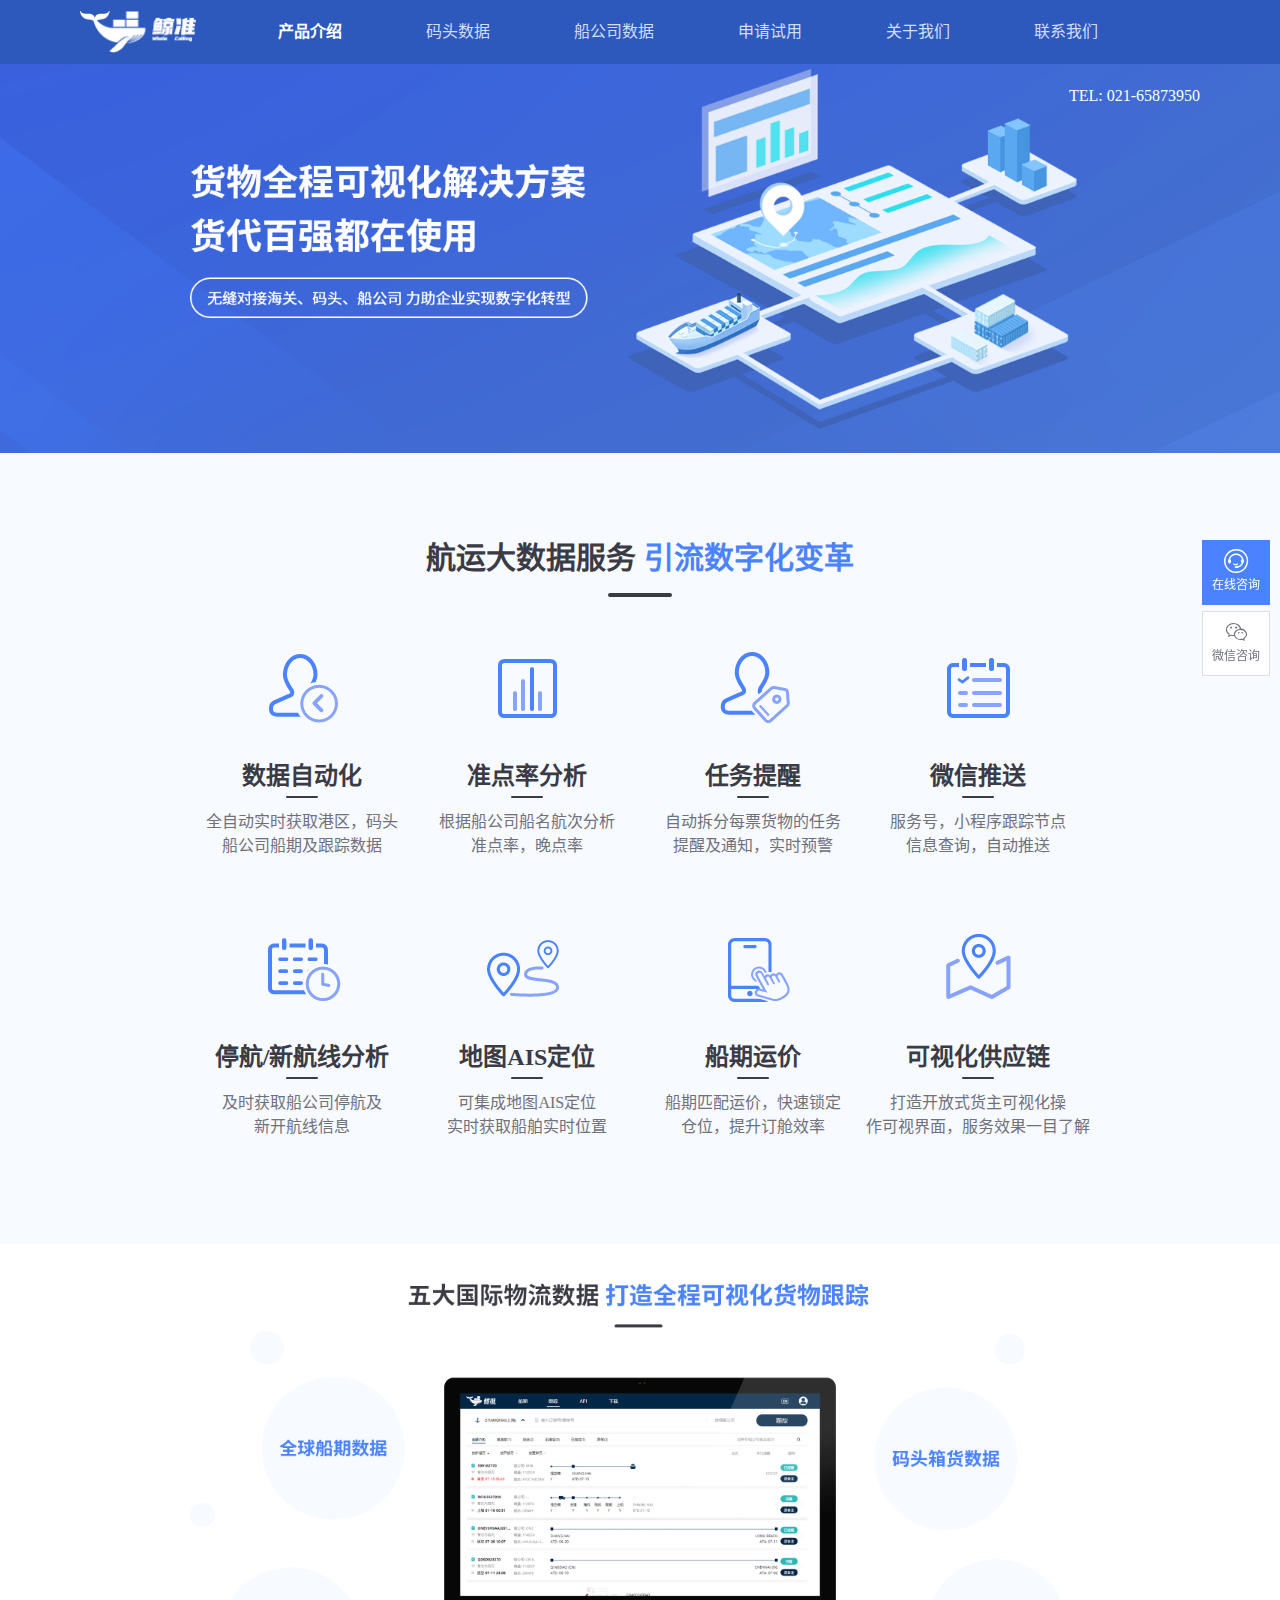
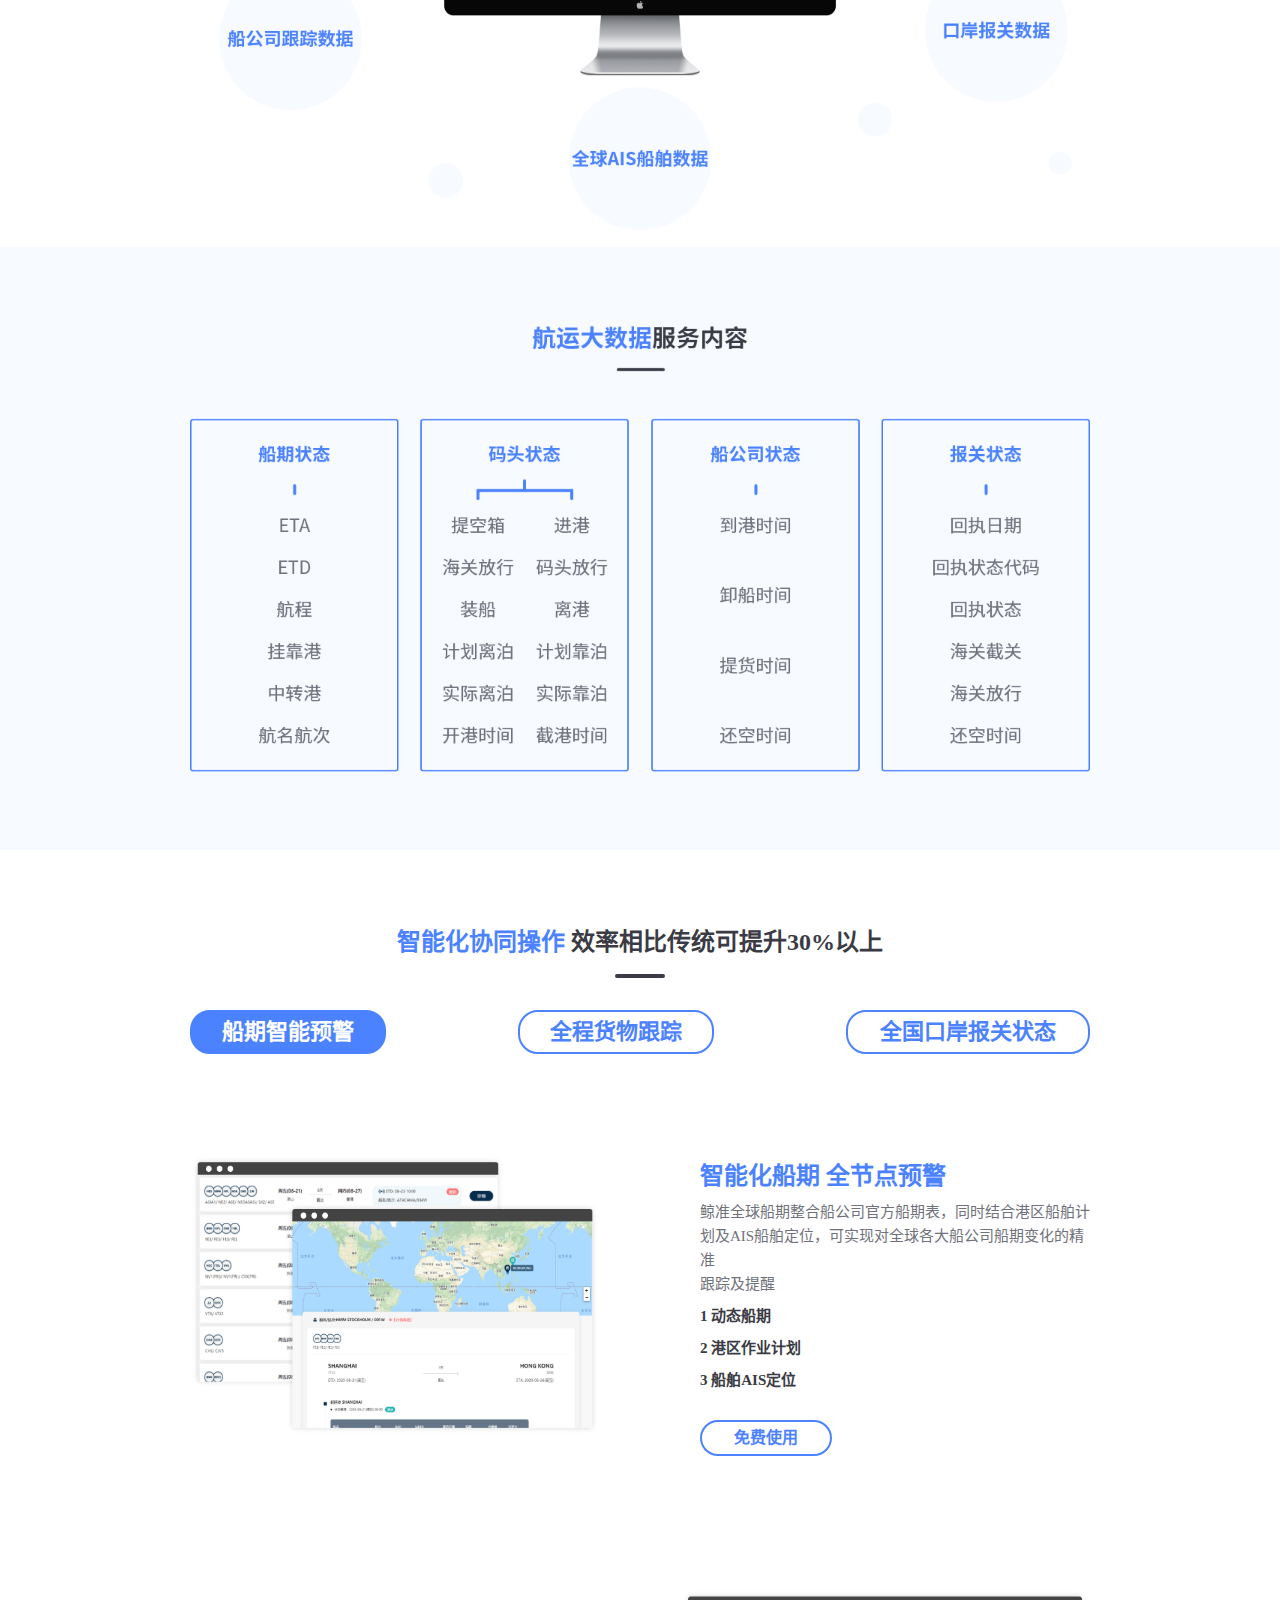
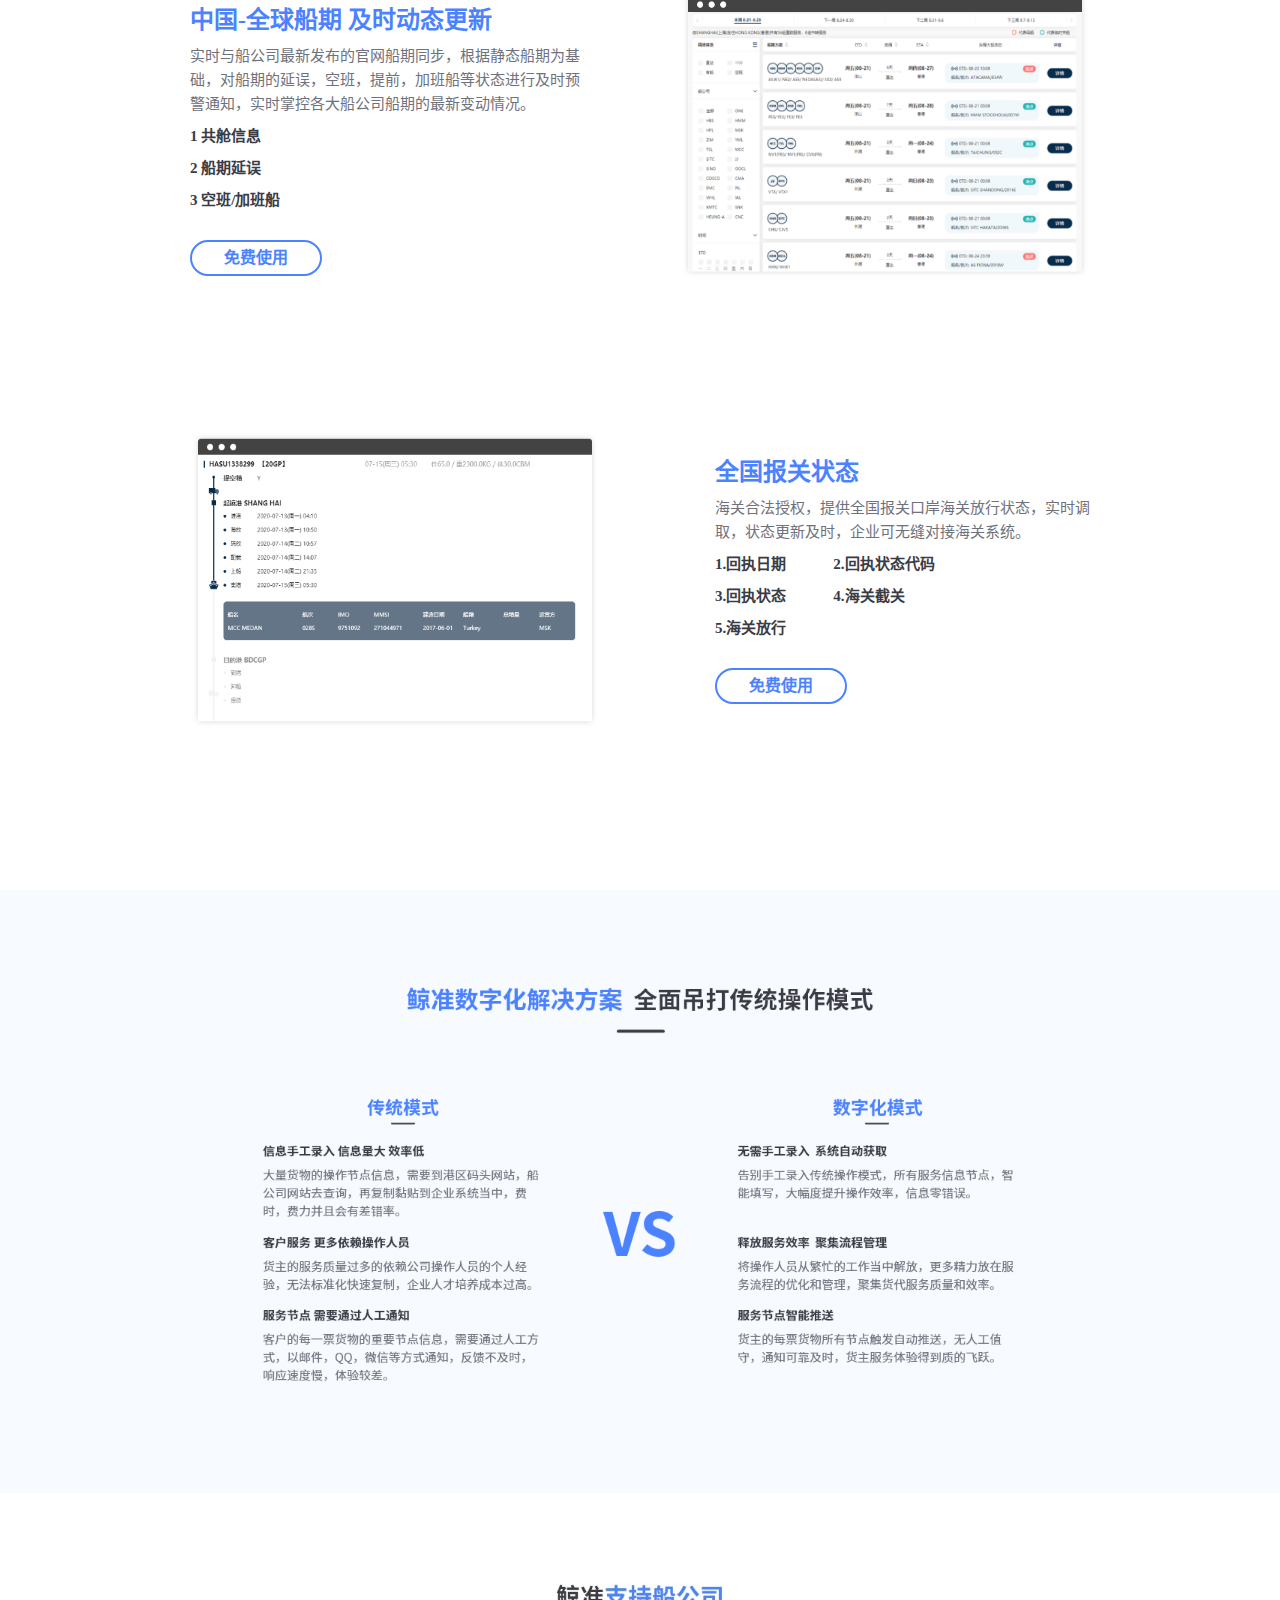
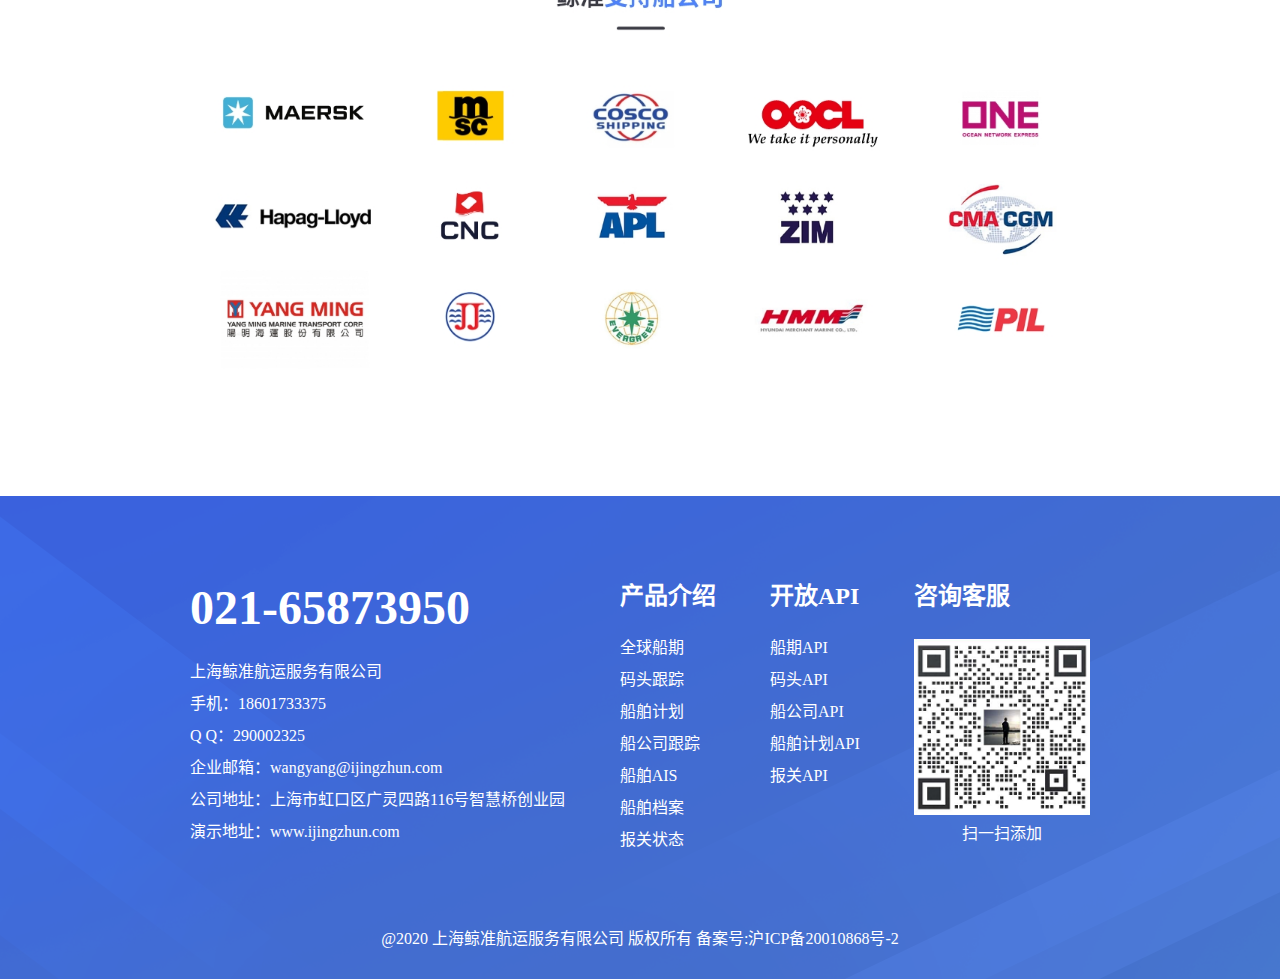
<file: index.html>
<!DOCTYPE html>
<html lang="zh-CN">
<head>
  <meta charset="UTF-8">
  <meta name="viewport" content="width=device-width, initial-scale=1">
  <meta http-equiv="X-UA-Compatible" content="ie=edge">
  <title>鲸准-船期查询|船公司货物跟踪|报关状态|码头箱货数据|船舶计划</title>
  <meta name="keywords" content="码头货物查询、船公司货物跟踪、船期查询、船舶定位、船舶计划">
  <meta name="description" content="通过云计算和大数据技术，对实时全球船期、船舶定位和箱货跟踪数据进行挖掘和整合，为广大国际物流企业提升供应链可视化与智能化提供服务与支持。同时，我们也提供专业的SAAS协同软件，助力客户提升企业内部管理和外部资源协同效率。">
  <link rel="shortcut icon" href="./img/favicon.ico">
  <link rel="stylesheet" href="./iconfont/iconfont.css">
  <link rel="stylesheet" href="css/base.css" />
  <script>(function() {var _53code = document.createElement("script");_53code.src = "https://tb.53kf.com/code/code/638bf58335176d932b75ab10e96545745/1";var s = document.getElementsByTagName("script")[0]; s.parentNode.insertBefore(_53code, s);})();</script>
</head>
<body>
  <div class="content">
    <header id="header"></header>
    <div class="index_1">
      <img class="index_1_bg" src="./img/index_1_bg.png">
      <div class="main_content">
        <img style="width: 100%;" class="index_1_content" src="./img/index_1_content.png">
        <h1 class="hide">货物全程可视化解决方案货代百强都在使用</h1>
        <div class="hide">无缝对接海关、码头、船公司 力助企业实现数字化转型</div>
      </div>
    </div>
    <div class="index_2">
      <div class="main_content">
        <h2 class="index_2_title">航运大数据服务 <span>引流数字化变革</span></h2>
        <div class="index_2_border"></div>
        <ul class="index_2_content">
          <li>
            <img src="./img/index_2_1.png">
            <h3>数据自动化</h3>
            <div class="line"></div>
            <p>全自动实时获取港区，码头</p>
            <p>船公司船期及跟踪数据</p>
          </li>
          <li>
            <img src="./img/index_2_2.png">
            <h3>准点率分析</h3>
            <div class="line"></div>
            <p>根据船公司船名航次分析</p>
            <p>准点率，晚点率</p>
          </li>
          <li>
            <img src="./img/index_2_3.png">
            <h3>任务提醒</h3>
            <div class="line"></div>
            <p>自动拆分每票货物的任务</p>
            <p>提醒及通知，实时预警</p>
          </li>
          <li>
            <img src="./img/index_2_4.png">
            <h3>微信推送</h3>
            <div class="line"></div>
            <p>服务号，小程序跟踪节点</p>
            <p>信息查询，自动推送</p>
          </li>
        </ul>
        <ul class="index_2_content">
          <li>
            <img src="./img/index_2_5.png">
            <h3>停航/新航线分析</h3>
            <div class="line"></div>
            <p>及时获取船公司停航及</p>
            <p>新开航线信息</p>
          </li>
          <li>
            <img src="./img/index_2_6.png">
            <h3>地图AIS定位</h3>
            <div class="line"></div>
            <p>可集成地图AIS定位</p>
            <p>实时获取船舶实时位置</p>
          </li>
          <li>
            <img src="./img/index_2_7.png">
            <h3>船期运价</h3>
            <div class="line"></div>
            <p>船期匹配运价，快速锁定</p>
            <p>仓位，提升订舱效率</p>
          </li>
          <li>
            <img src="./img/index_2_8.png">
            <h3>可视化供应链</h3>
            <div class="line"></div>
            <p>打造开放式货主可视化操</p>
            <p>作可视界面，服务效果一目了解</p>
          </li>
        </ul>
      </div>
    </div>
    <div class="index_3">
      <div class="main_content">
        <img style="width: 100%;" src="./img/index_3_content.png">
        <h2 class="hide">五大国际物流数据打造全程可视化货物跟踪</h2>
        <div class="hide">全球船期数据</div>
        <div class="hide">船公司跟踪数据</div>
        <div class="hide">全球AIS船舶数据</div>
        <div class="hide">口岸报关数据</div>
        <div class="hide">码头箱货数据</div>
      </div>
    </div>
    <div class="index_4">
      <div class="main_content">
        <img style="width: 100%;" src="./img/index_4_content.png">
        <h2 class="hide">航运大数据服务内容</h2>
        <ul class="hide">
          <li>
            <h3>船期状态</h3>
            <div>ETA</div>
            <div>ETD</div>
            <div>航程</div>
            <div>挂靠港</div>
            <div>中转港</div>
            <div>航名航次</div>
          </li>
          <li>
            <h3>码头状态</h3>
            <div><span>提空箱</span><span>进港</span></div>
            <div><span>海关放行</span><span>码头放行</span></div>
            <div><span>装船</span><span>离港</span></div>
            <div><span>计划离泊</span><span>计划靠泊</span></div>
            <div><span>实际离泊</span><span>实际靠泊</span></div>
            <div><span>开港时间</span><span>截港时间</span></div>
          </li>
          <li>
            <h3>船公司状态</h3>
            <div>到港时间</div>
            <div>卸船时间</div>
            <div>提货时间</div>
            <div>还空时间 </div>
          </li>
          <li>
            <h3>报关状态</h3>
            <div>回执日期</div>
            <div>回执状态代码</div>
            <div>回执状态</div>
            <div>海关截关</div>
            <div>海关放行</div>
            <div>还空时间 </div>
          </li>
        </ul>
      </div>
    </div>
    <div class="index_5">
      <div class="main_content">
        <h2 class="index_5_title"><span>智能化协同操作</span> 效率相比传统可提升30%以上</h2>
        <div class="index_5_border"></div>
        <div class="index_5_content">
          <ul class="index_5_btn">
            <li id="index_5_1" class="btn btnActive">船期智能预警</li>
            <li id="index_5_2" class="btn">全程货物跟踪</li>
            <li id="index_5_3" class="btn">全国口岸报关状态</li>
          </ul>
          <div class="index_5_1_content">
            <div class="index_5_1_1">
              <img src="./img/index_5_1_1.png">
              <div class="index_5_1_1_content">
                <h4>智能化船期 全节点预警</h4>
                <p>鲸准全球船期整合船公司官方船期表，同时结合港区船舶计</p>
                <p>划及AIS船舶定位，可实现对全球各大船公司船期变化的精准</p>
                <p>跟踪及提醒</p>
                <h5>1 动态船期</h5>
                <h5>2 港区作业计划</h5>
                <h5>3 船舶AIS定位</h5>
                <a class="free_btn" href="#">免费使用</a>
              </div>
            </div>
            <div class="index_5_1_2">
              <div class="index_5_1_2_content">
                <h4>中国-全球船期 及时动态更新</h4>
                <p>实时与船公司最新发布的官网船期同步，根据静态船期为基</p>
                <p>础，对船期的延误，空班，提前，加班船等状态进行及时预</p>
                <p>警通知，实时掌控各大船公司船期的最新变动情况。</p>
                <h5>1 共舱信息</h5>
                <h5>2 船期延误</h5>
                <h5>3 空班/加班船</h5>
                <a class="free_btn" href="#">免费使用</a>
              </div>
              <img src="./img/index_5_1_2.png">
            </div>
          </div>
          <div class="index_5_2_content">
            <div class="index_5_2_1">
              <img src="./img/index_5_2_1.png">
              <div class="index_5_2_1_content">
                <h4>全球港口集装箱跟踪</h4>
                <p>提供MSK,MSC,CMA,COSCO等40家船公司全球集装箱动态跟</p>
                <p>踪，可根据提单号便可实现船公司货物节点状态跟踪，结合</p>
                <p>AIS船舶定位实现可视化货物追踪服务。</p>
                <div style="display: flex; margin-bottom: 24px;">
                  <div style="margin-right: 32px;">
                    <h5>1.提空箱</h5>
                    <h5>3.中转港状态</h5>
                    <h5>5.提货</h5>
                  </div>
                  <div>
                    <h5>2.上船</h5>
                    <h5>4.到港/卸船</h5>
                    <h5>6.还空</h5>
                  </div>
                </div>
                <a class="free_btn" href="#">免费使用</a>
              </div>
            </div>
            <div class="index_5_2_2">
              <div class="index_5_2_2_content">
                <h4>港区箱货动态</h4>
                <p>上海/宁波/深圳/广州/青岛五大港口八大口岸箱货动态。支持</p>
                <p>提单号/箱号查询，完整的箱信息/货信息一站式查询。</p>
                <div style="display: flex; margin-bottom: 24px;">
                  <div style="margin-right: 32px;">
                    <h5>1.进港</h5>
                    <h5>3.码放</h5>
                    <h5>5.配载</h5>
                  </div>
                  <div>
                    <h5>2.海放</h5>
                    <h5>4.查验</h5>
                    <h5>6.上船</h5>
                  </div>
                </div>
                <a class="free_btn" href="#">免费使用</a>
              </div>
              <img src="./img/index_5_2_2.png">
            </div>
            <div class="index_5_2_3">
              <img src="./img/index_5_2_3.png">
              <div class="index_5_2_3_content">
                <h4>船舶作业计划</h4>
                <p>上海/宁波可提供开港/截港以及计划和实际的船舶停离泊时</p>
                <p>间。深圳/广州/青岛仅限计划和实际停离泊时间。</p>
                <img src="./img/index_5_2_3_table.png">
                <a class="free_btn" href="#">免费使用</a>
              </div>
            </div>
          </div>
          <div class="index_5_3_content">
            <img src="./img/index_5_3_1.png">
            <div class="index_5_3_1_content">
              <h4>全国报关状态</h4>
              <p>海关合法授权，提供全国报关口岸海关放行状态，实时调</p>
              <p>取，状态更新及时，企业可无缝对接海关系统。</p>
              <div style="display: flex; margin-bottom: 24px;">
                <div style="margin-right: 47px;">
                  <h5>1.回执日期</h5>
                  <h5>3.回执状态</h5> 
                  <h5>5.海关放行</h5>
                </div>
                <div>
                  <h5>2.回执状态代码</h5>
                  <h5>4.海关截关</h5>
                </div>
              </div>
              
              <a class="free_btn" href="#">免费使用</a>
            </div>
          </div>
        </div>
      </div>
    </div>
    <div class="index_6">
      <div class="main_content">
        <img style="width: 100%;" src="./img/index_6_content.png">
        <h2 class="hide">鲸准数字化解决方案全面吊打传统操作模式</h2>
        <div class="hide">
          <h3>传统模式</h3>
          <div>
            <h4>信息手工录入 信息量大 效率低</h4>
            <p>大量货物的操作节点信息，需要到港区码头网站，船公司网站去查询，再复制黏贴到企业系统当中，费时，费力并且会有差错率。</p>
          </div>
          <div>
            <h4>客户服务 更多依赖操作人员</h4>
            <p>货主的服务质量过多的依赖公司操作人员的个人经验，无法标准化快速复制，企业人才培养成本过高。</p>
          </div>
          <div>
            <h4>服务节点 需要通过人工通知</h4>
            <p>客户的每一票货物的重要节点信息，需要通过人工方式，以邮件，QQ，微信等方式通知，反馈不及时，响应速度慢，体验较差。</p>
          </div>
        </div>
        <div class="hide">
          <h3>数字化模式</h3>
          <div>
            <h4>无需手工录入  系统自动获取</h4>
            <p>告别手工录入传统操作模式，所有服务信息节点，智能填写，大幅度提升操作效率，信息零错误。</p>
          </div>
          <div>
            <h4>释放服务效率  聚集流程管理</h4>
            <p>将操作人员从繁忙的工作当中解放，更多精力放在服务流程的优化和管理，聚集货代服务质量和效率。</p>
          </div>
          <div>
            <h4>服务节点智能推送</h4>
            <p>货主的每票货物所有节点触发自动推送，无人工值守，通知可靠及时，货主服务体验得到质的飞跃。</p>
          </div>
        </div>
      </div>
    </div>
    <div class="index_7">
      <div class="main_content">
        <img style="width: 100%;" src="./img/index_7_content.jpg">
        <h2 class="hide">鲸准合作船公司</h2>
        <ul class="hide">
          <li><h3>MSK</h3><h3>马士基</h3></li>
          <li><h3>MSC</h3><h3>地中海航运</h3></li>
          <li><h3>COSCO</h3><h3>中远海</h3></li>
          <li><h3>OOCL</h3><h3>东方海外</h3></li>
          <li><h3>CMA</h3><h3>法国达飞</h3></li>
          <li><h3>APL</h3><h3>美国总统</h3></li>
          <li><h3>HPL</h3><h3>赫伯罗特</h3></li>
          <li><h3>ONE</h3><h3>海洋网联</h3></li>
          <li><h3>EMC</h3><h3>长荣海运</h3></li>
          <li><h3>YML</h3><h3>阳明</h3></li>
          <li><h3>HMM</h3><h3>现代</h3></li>
          <li><h3>PIL</h3><h3>太平</h3></li>
          <li><h3>ZIM</h3><h3>以星</h3></li>
          <li><h3>SAF</h3><h3>南非轮船</h3></li>
          <li><h3>HBS</h3><h3>汉堡南美</h3></li>
          <li><h3>WHL</h3><h3>万海</h3></li>
          <li><h3>KMTC</h3><h3>高丽</h3></li>
          <li><h3>ESL</h3><h3>阿联酋航运</h3></li>
          <li><h3>JINJIANG</h3><h3>锦江</h3></li>
          <li><h3>CNC</h3><h3>正利</h3></li>
          <li><h3>SINOKOR</h3><h3>长锦</h3></li>
          <li><h3>STX</h3><h3>世腾船务</h3></li>
          <li><h3>SML</h3><h3>森罗</h3></li>
          <li><h3>SITC</h3><h3>新海丰</h3></li>
          <li><h3>RCL</h3><h3>宏海箱运</h3></li>
          <li><h3>ACI</h3><h3>亚利安莎</h3></li>
          <li><h3>CCNI</h3><h3>南美智利</h3></li>
          <li><h3>GSL</h3><h3>金星轮船 </h3></li>
          <li><h3>HAL</h3><h3>兴亚</h3></li>
          <li><h3>IAL</h3><h3>运达</h3></li>
          <li><h3>MARI</h3><h3>玛丽亚那</h3></li>
          <li><h3>NGPL</h3><h3>太古船务</h3></li>
          <li><h3>MCC</h3><h3>穆勒航运</h3></li>
          <li><h3>USL</h3><h3>美国轮船</h3></li>
          <li><h3>ATL</h3><h3>安通物流</h3></li>
          <li><h3>CKL</h3><h3>天敬</h3></li>
          <li><h3>DEL</h3><h3>达贸轮船</h3></li>
          <li><h3>KKC</h3><h3>神原汽船</h3></li>
          <li><h3>KLINE</h3><h3>川崎汽船</h3></li>
          <li><h3>MATS</h3><h3>美森轮船</h3></li>
          <li><h3>MOL</h3><h3>商船三井</h3></li>
          <li><h3>NSS</h3><h3>南星海运</h3></li>
          <li><h3>NYK</h3><h3>日本邮船</h3></li>
          <li><h3>PCL</h3><h3>泛洲海运</h3></li>
          <li><h3>SINO</h3><h3>中外运</h3></li>
          <li><h3>TSL</h3><h3>德翔海运</h3></li>
          <li><h3>ZSH</h3><h3>中谷海运</h3></li>
          <li><h3>NOSCO</h3><h3>宁波远洋</h3></li>
        </ul>
      </div>
    </div>
    <div id="footer"></div>
  </div>
  <script type="text/javascript" src="js/jquery.min.js"></script>
  <script type="text/javascript" src="js/base.js"></script>
  <script>
    $('#index_5_1').click(function(){
      $('.index_5_1_content').show()
      $('.index_5_2_content').hide()
      $('.index_5_3_content').hide()
    })
    $('#index_5_2').click(function(){
      $('.index_5_1_content').hide()
      $('.index_5_2_content').show()
      $('.index_5_3_content').hide()
    })
    $('#index_5_3').click(function(){
      $('.index_5_1_content').hide()
      $('.index_5_2_content').hide()
      $('.index_5_3_content').show()
    })
    $('.free_btn').click(function(){
      window.open("http://www.ijingzhun.com/#/")
    })
    $('.index_5_btn .btn').click(function(){
      $(this).addClass("btnActive").siblings().removeClass("btnActive");
    })
  </script>
</body>
</html>
<!-- <script language="javascript" src="http://dbt.zoosnet.net/JS/LsJS.aspx?siteid=DBT25493143&float=1&lng=cn"></script> -->
</file>
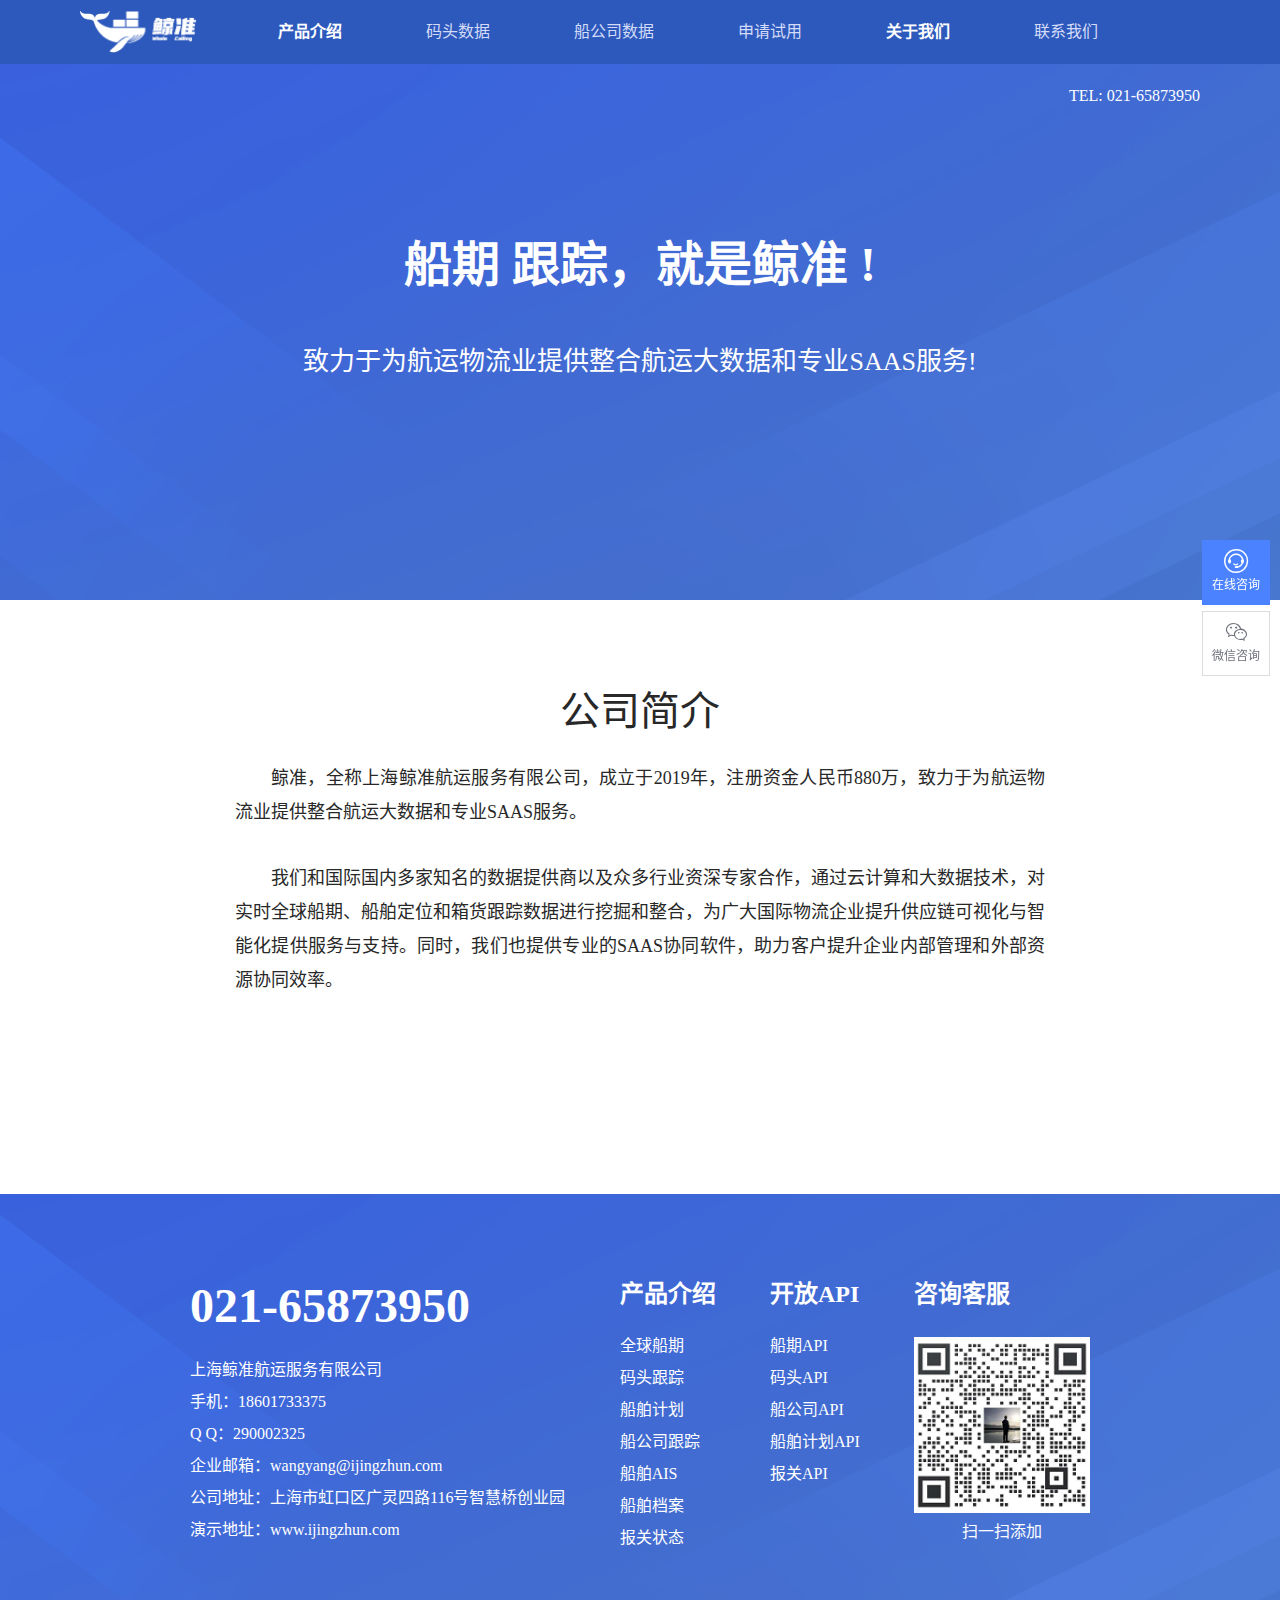
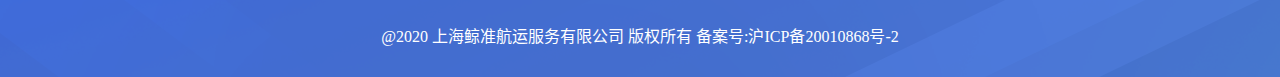
<file: about.html>
<!DOCTYPE html>
<html lang="zh-CN">
<head>
  <meta charset="UTF-8">
  <meta name="format-detection" content="telephone=yes"/>
  <meta name="viewport" content="width=device-width, initial-scale=1">
  <meta http-equiv="X-UA-Compatible" content="ie=edge">
  <title>鲸准-船期查询|船公司货物跟踪|报关状态|码头箱货数据|船舶计划</title>
  <meta name="keywords" content="码头货物查询、船公司货物跟踪、船期查询、船舶定位、船舶计划">
  <meta name="description" content="通过云计算和大数据技术，对实时全球船期、船舶定位和箱货跟踪数据进行挖掘和整合，为广大国际物流企业提升供应链可视化与智能化提供服务与支持。同时，我们也提供专业的SAAS协同软件，助力客户提升企业内部管理和外部资源协同效率。">
  <link rel="shortcut icon" href="./img/favicon.ico">
  <link rel="stylesheet" href="css/base.css" />
  <link rel="stylesheet" href="./iconfont/iconfont.css">
  <script>(function() {var _53code = document.createElement("script");_53code.src = "https://tb.53kf.com/code/code/638bf58335176d932b75ab10e96545745/1";var s = document.getElementsByTagName("script")[0]; s.parentNode.insertBefore(_53code, s);})();</script>
</head>
<body>
    <div class="content">
        <header id="header"></header>
        <div class="datain">
            <!-- 在线申请部分 -->
            <div class="datain-banner">
                <div class="datain-banner-info">
                    <h1>船期 跟踪，就是鲸准 ! </h1>
                    <p>致力于为航运物流业提供整合航运大数据和专业SAAS服务!</p>
                </div>
            </div>
            <div class="introduction">
                <h1>公司简介</h1>
                <div class="introduction_content">
                    <p>鲸准，全称上海鲸准航运服务有限公司，成立于2019年，注册资金人民币880万，致力于为航运物流业提供整合航运大数据和专业SAAS服务。</p>
                    <p>我们和国际国内多家知名的数据提供商以及众多行业资深专家合作，通过云计算和大数据技术，对实时全球船期、船舶定位和箱货跟踪数据进行挖掘和整合，为广大国际物流企业提升供应链可视化与智能化提供服务与支持。同时，我们也提供专业的SAAS协同软件，助力客户提升企业内部管理和外部资源协同效率。</p>
                </div>
            </div>
        </div>
        <div id="footer"></div>
    </div>
  <script type="text/javascript" src="js/jquery.min.js"></script>
  <script type="text/javascript" src="js/base.js"></script>
  <script>
  </script>
</body>
</html>
<!-- <script language="javascript" src="http://dbt.zoosnet.net/JS/LsJS.aspx?siteid=DBT25493143&float=1&lng=cn"></script> -->
</file>
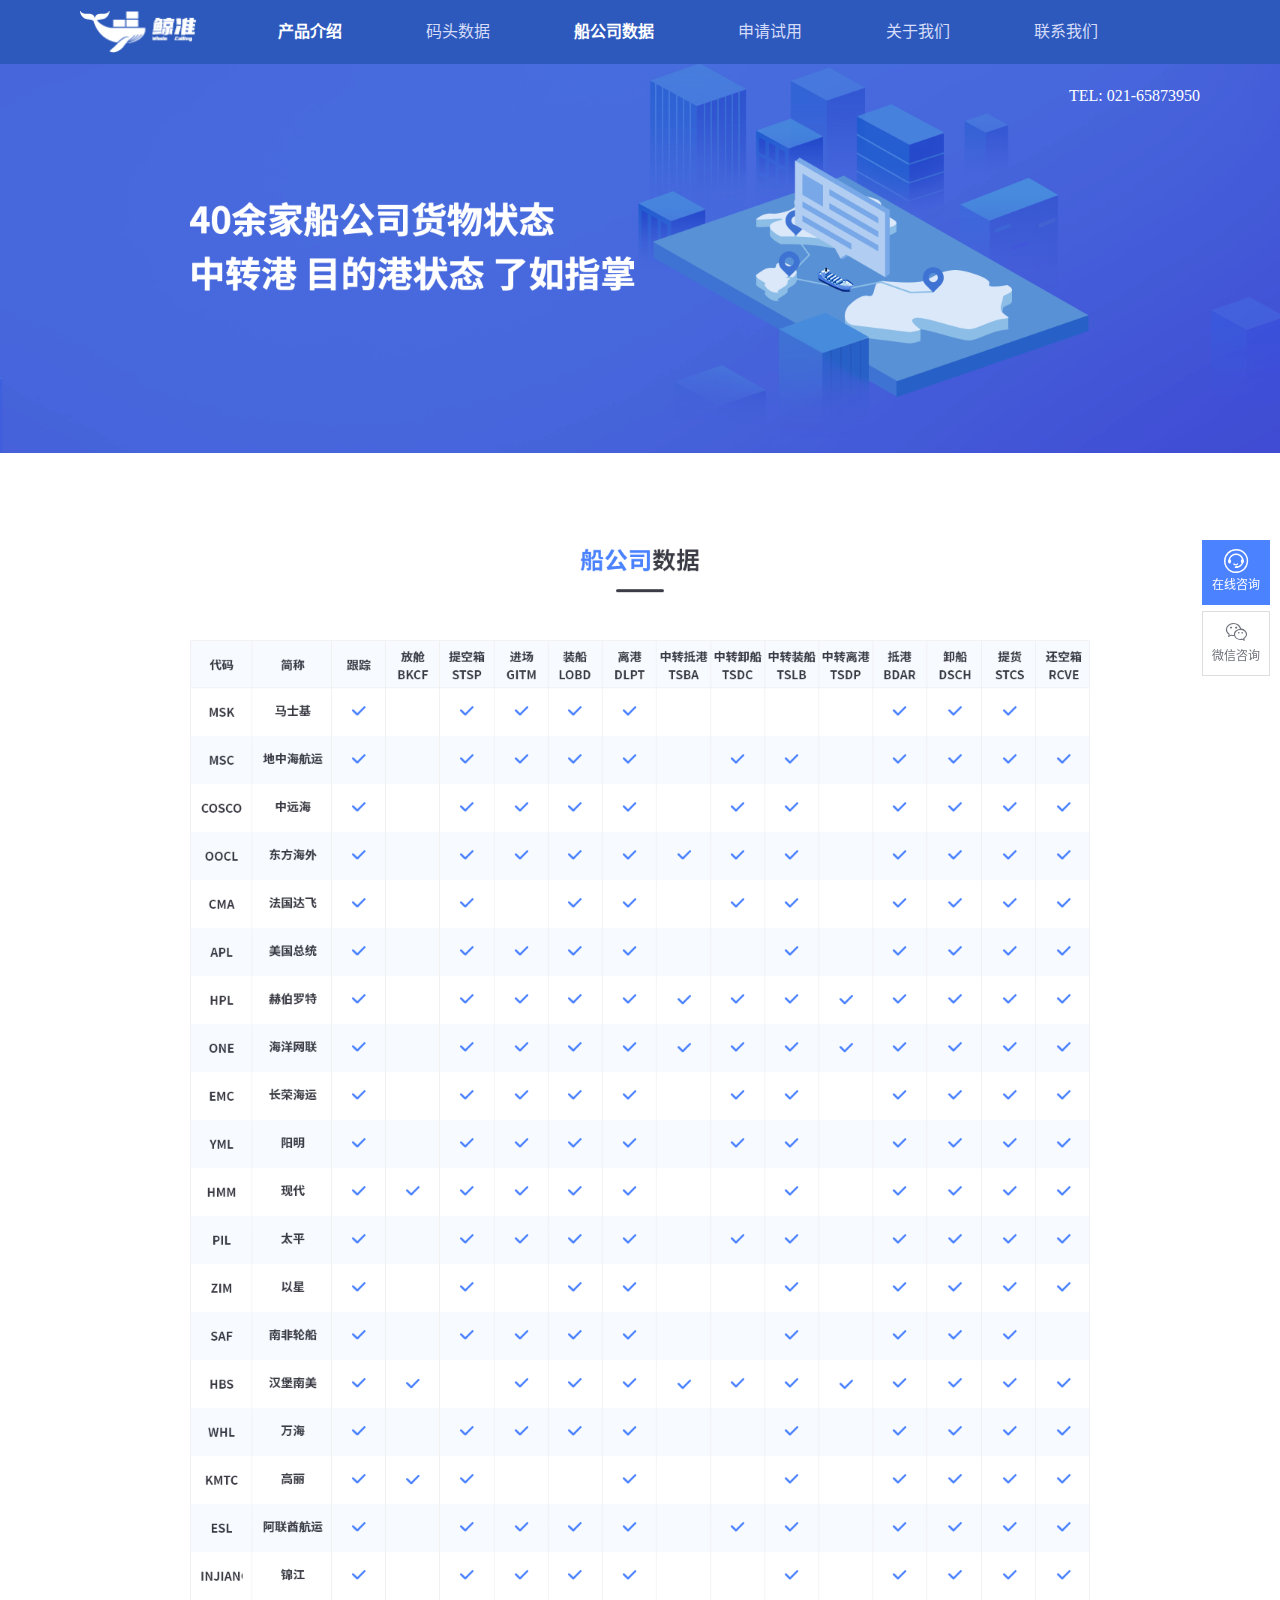
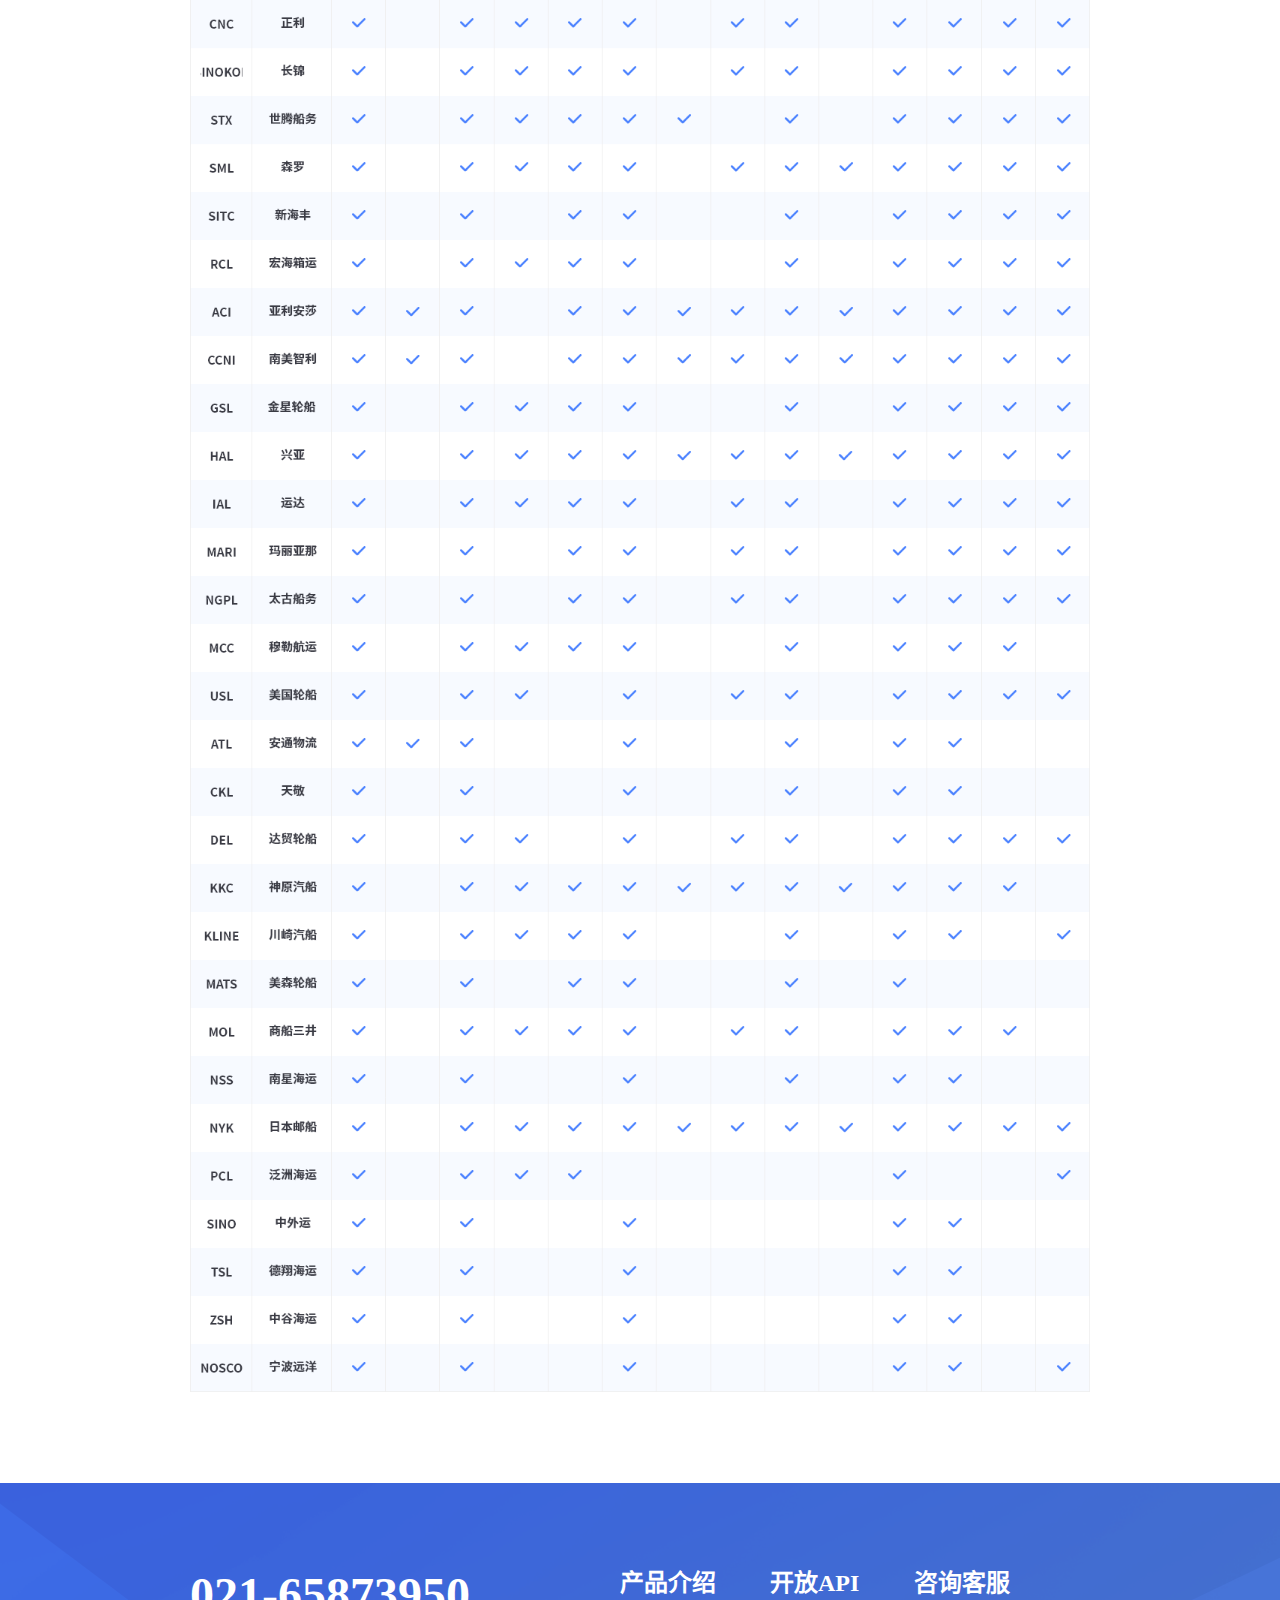
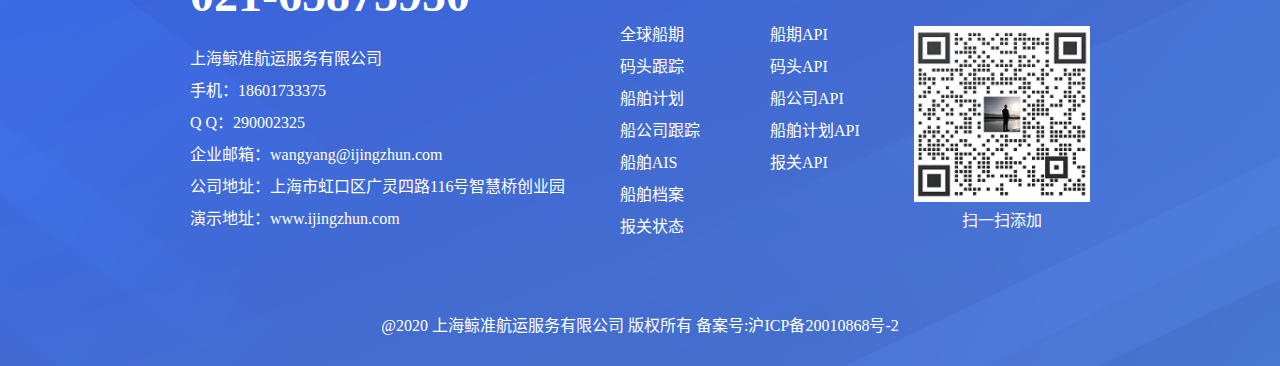
<file: carrier.html>
<!DOCTYPE html>
<html lang="zh-CN">
<head>
  <meta charset="UTF-8">
  <meta name="format-detection" content="telephone=yes"/>
  <meta name="viewport" content="width=device-width, initial-scale=1">
  <meta http-equiv="X-UA-Compatible" content="ie=edge">
  <title>鲸准-船期查询|船公司货物跟踪|报关状态|码头箱货数据|船舶计划</title>
  <meta name="keywords" content="码头货物查询、船公司货物跟踪、船期查询、船舶定位、船舶计划">
  <meta name="description" content="通过云计算和大数据技术，对实时全球船期、船舶定位和箱货跟踪数据进行挖掘和整合，为广大国际物流企业提升供应链可视化与智能化提供服务与支持。同时，我们也提供专业的SAAS协同软件，助力客户提升企业内部管理和外部资源协同效率。">
  <link rel="shortcut icon" href="./img/favicon.ico">
  <link rel="stylesheet" href="css/base.css" />
  <link rel="stylesheet" href="./iconfont/iconfont.css">
  <script>(function() {var _53code = document.createElement("script");_53code.src = "https://tb.53kf.com/code/code/638bf58335176d932b75ab10e96545745/1";var s = document.getElementsByTagName("script")[0]; s.parentNode.insertBefore(_53code, s);})();</script>
</head>
<body>
    <div class="content">
        <header id="header"></header>
        <div class="carrier_1">
            <img class="carrier_1_bg" src="./img/carrier_1_bg.png">
            <div class="main_content">
                <img style="width: 100%;" class="carrier_1_content" src="./img/carrier_1_content.png">
                <h1 class="hide">40余家船公司货物状态中转港目的港状态了如指掌</h1>
            </div>
        </div>
        <div class="carrier_2">
            <div class="main_content">
                <img style="width: 100%;" class="carrier_2_content" src="./img/carrier_2_content.png">
                <h2 class="hide">船公司数据</h2>
            </div>
        </div>
        <div id="footer"></div>
    </div>
  <script type="text/javascript" src="js/jquery.min.js"></script>
  <script type="text/javascript" src="js/base.js"></script>
  <script>
  </script>
</body>
</html>
<!-- <script language="javascript" src="http://dbt.zoosnet.net/JS/LsJS.aspx?siteid=DBT25493143&float=1&lng=cn"></script> -->
</file>
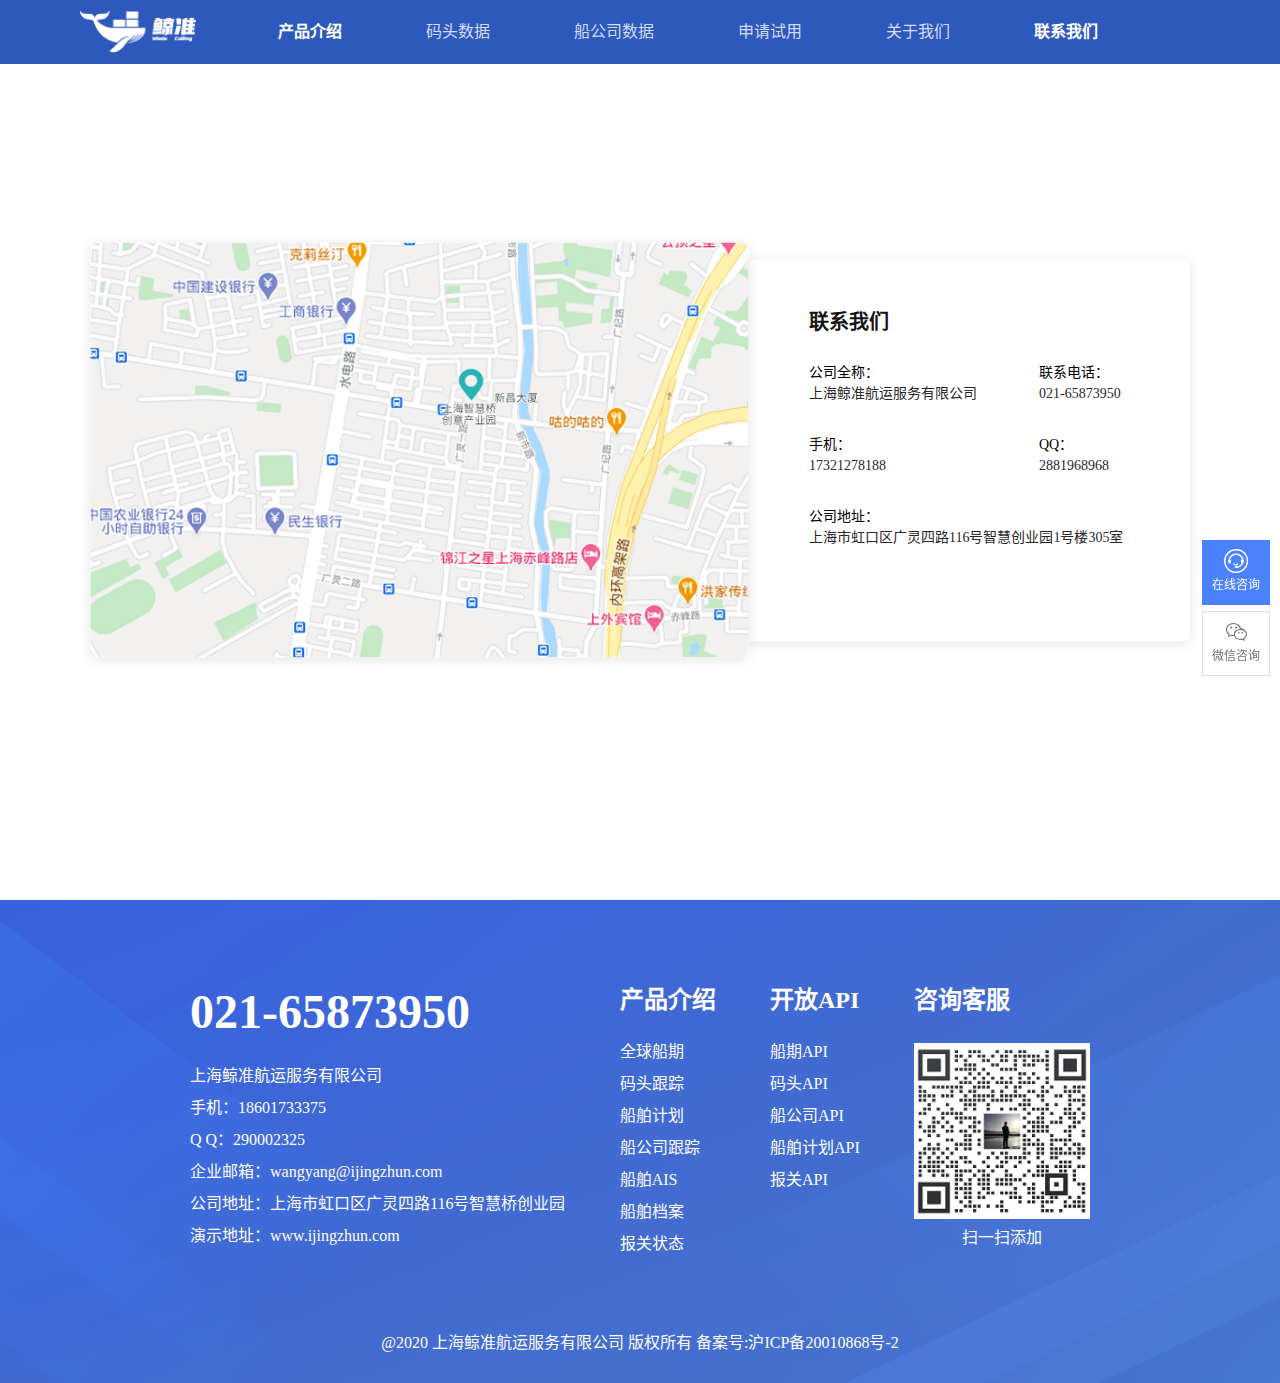
<file: contact.html>
<!DOCTYPE html>
<html lang="zh-CN">
<head>
  <meta charset="UTF-8">
  <meta name="format-detection" content="telephone=yes"/>
  <meta name="viewport" content="width=device-width, initial-scale=1">
  <meta http-equiv="X-UA-Compatible" content="ie=edge">
  <title>鲸准-船期查询|船公司货物跟踪|报关状态|码头箱货数据|船舶计划</title>
  <meta name="keywords" content="码头货物查询、船公司货物跟踪、船期查询、船舶定位、船舶计划">
  <meta name="description" content="通过云计算和大数据技术，对实时全球船期、船舶定位和箱货跟踪数据进行挖掘和整合，为广大国际物流企业提升供应链可视化与智能化提供服务与支持。同时，我们也提供专业的SAAS协同软件，助力客户提升企业内部管理和外部资源协同效率。">
  <link rel="shortcut icon" href="./img/favicon.ico">
  <link rel="stylesheet" href="css/base.css" />
  <link rel="stylesheet" href="./iconfont/iconfont.css">
  <script>(function() {var _53code = document.createElement("script");_53code.src = "https://tb.53kf.com/code/code/638bf58335176d932b75ab10e96545745/1";var s = document.getElementsByTagName("script")[0]; s.parentNode.insertBefore(_53code, s);})();</script>
</head>
<body>
    <div class="content">
        <header id="header"></header>
        <div class="main_contact">
            <div class="contact_us">
                <img src="./img/contact_us.png">
                <div class="contact_us_info">
                    <div class="title">联系我们</div>
                    <div style="display: flex;">
                        <div>
                            <div class="left_box1">
                            <h5>公司全称：</h5>
                            <p>上海鲸准航运服务有限公司</p>
                            </div>
                            <div class="left_box1">
                            <h5>手机：</h5>
                            <p>17321278188</p>
                            </div>
                        </div>
                        <div>
                            <div class="right_box1">
                            <h5>联系电话：</h5>
                            <p>021-65873950</p>
                            </div>
                            <div class="right_box1">
                            <h5>QQ：</h5>
                            <p>2881968968</p>
                            </div>
                        </div>
                    </div>
                    <div>
                        <h5>公司地址：</h5>
                        <p>上海市虹口区广灵四路116号智慧创业园1号楼305室</p>
                    </div>
                </div>
            </div>
        </div>
        <div id="footer"></div>
    </div>
  <script type="text/javascript" src="js/jquery.min.js"></script>
  <script type="text/javascript" src="js/base.js"></script>
  <script>
      $(".main_contact").height(document.documentElement.clientHeight)
  </script>
</body>
</html>
<!-- <script language="javascript" src="http://dbt.zoosnet.net/JS/LsJS.aspx?siteid=DBT25493143&float=1&lng=cn"></script> -->
</file>
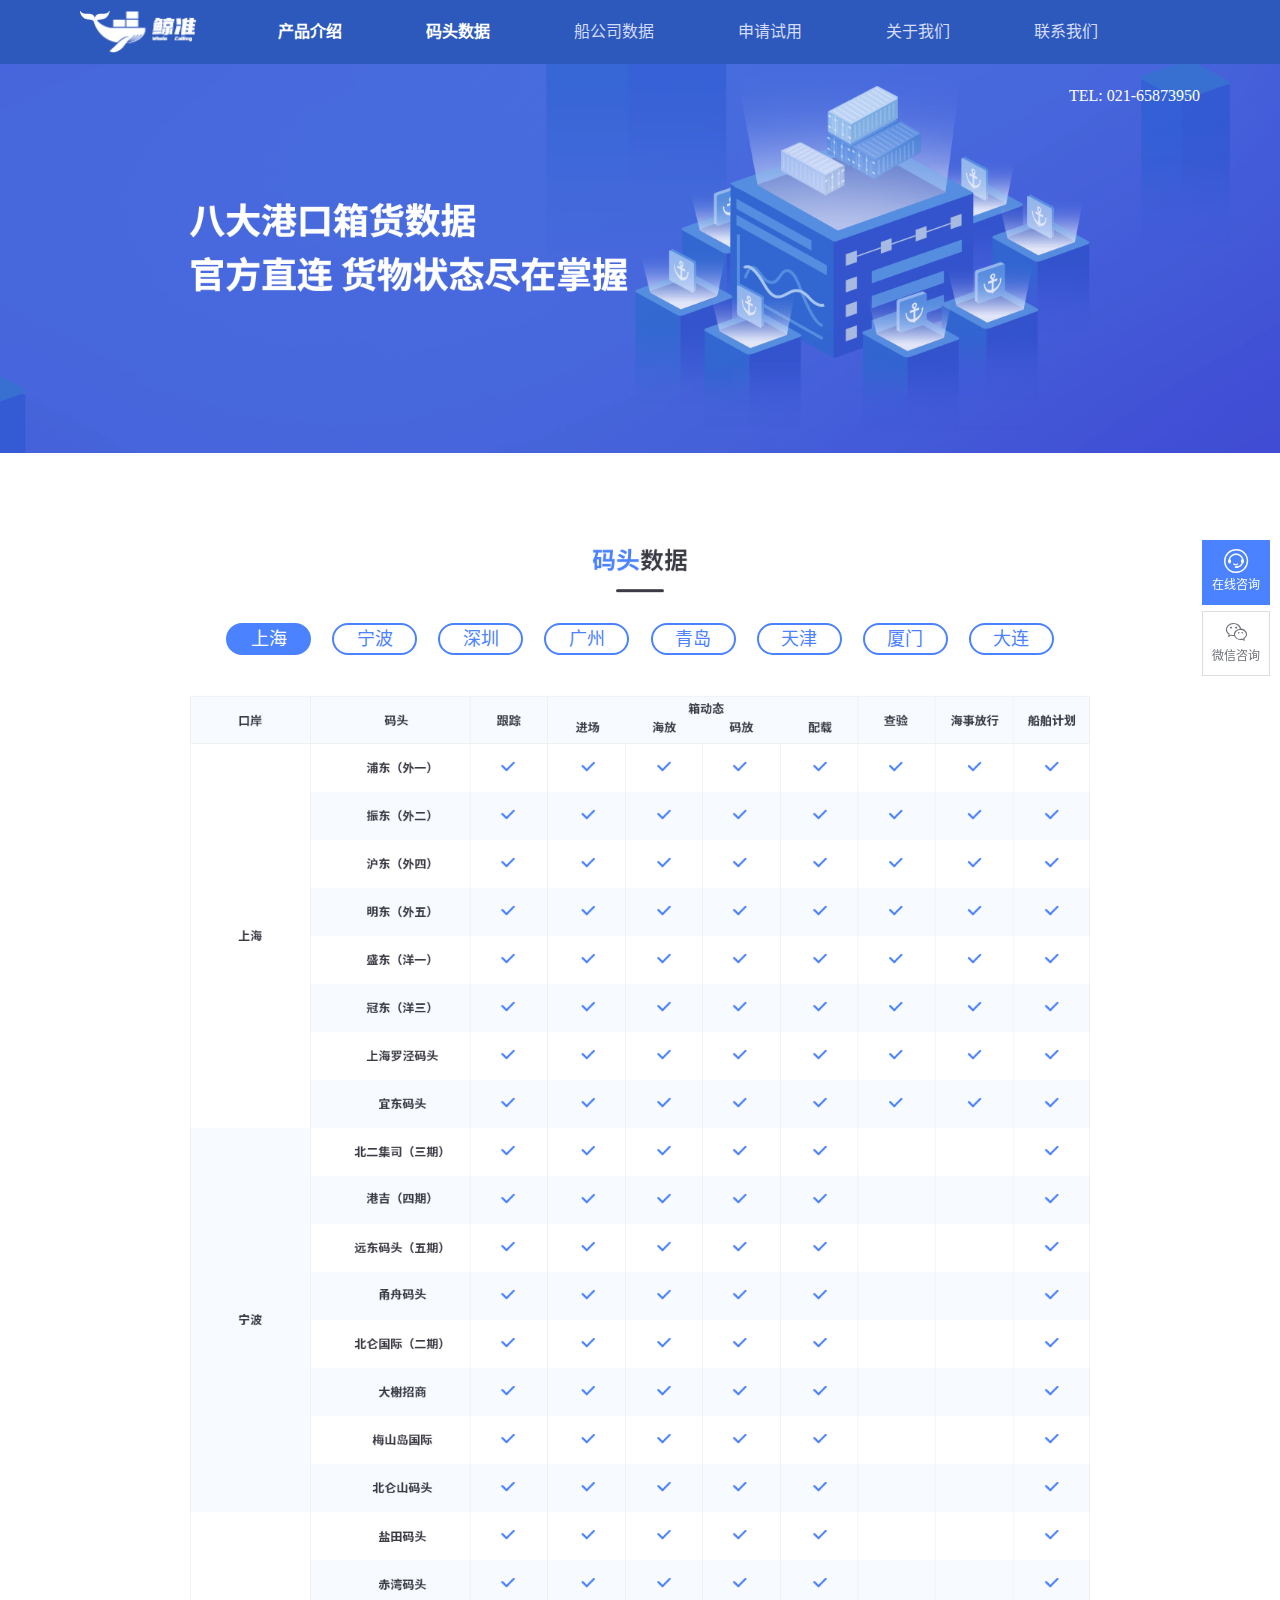
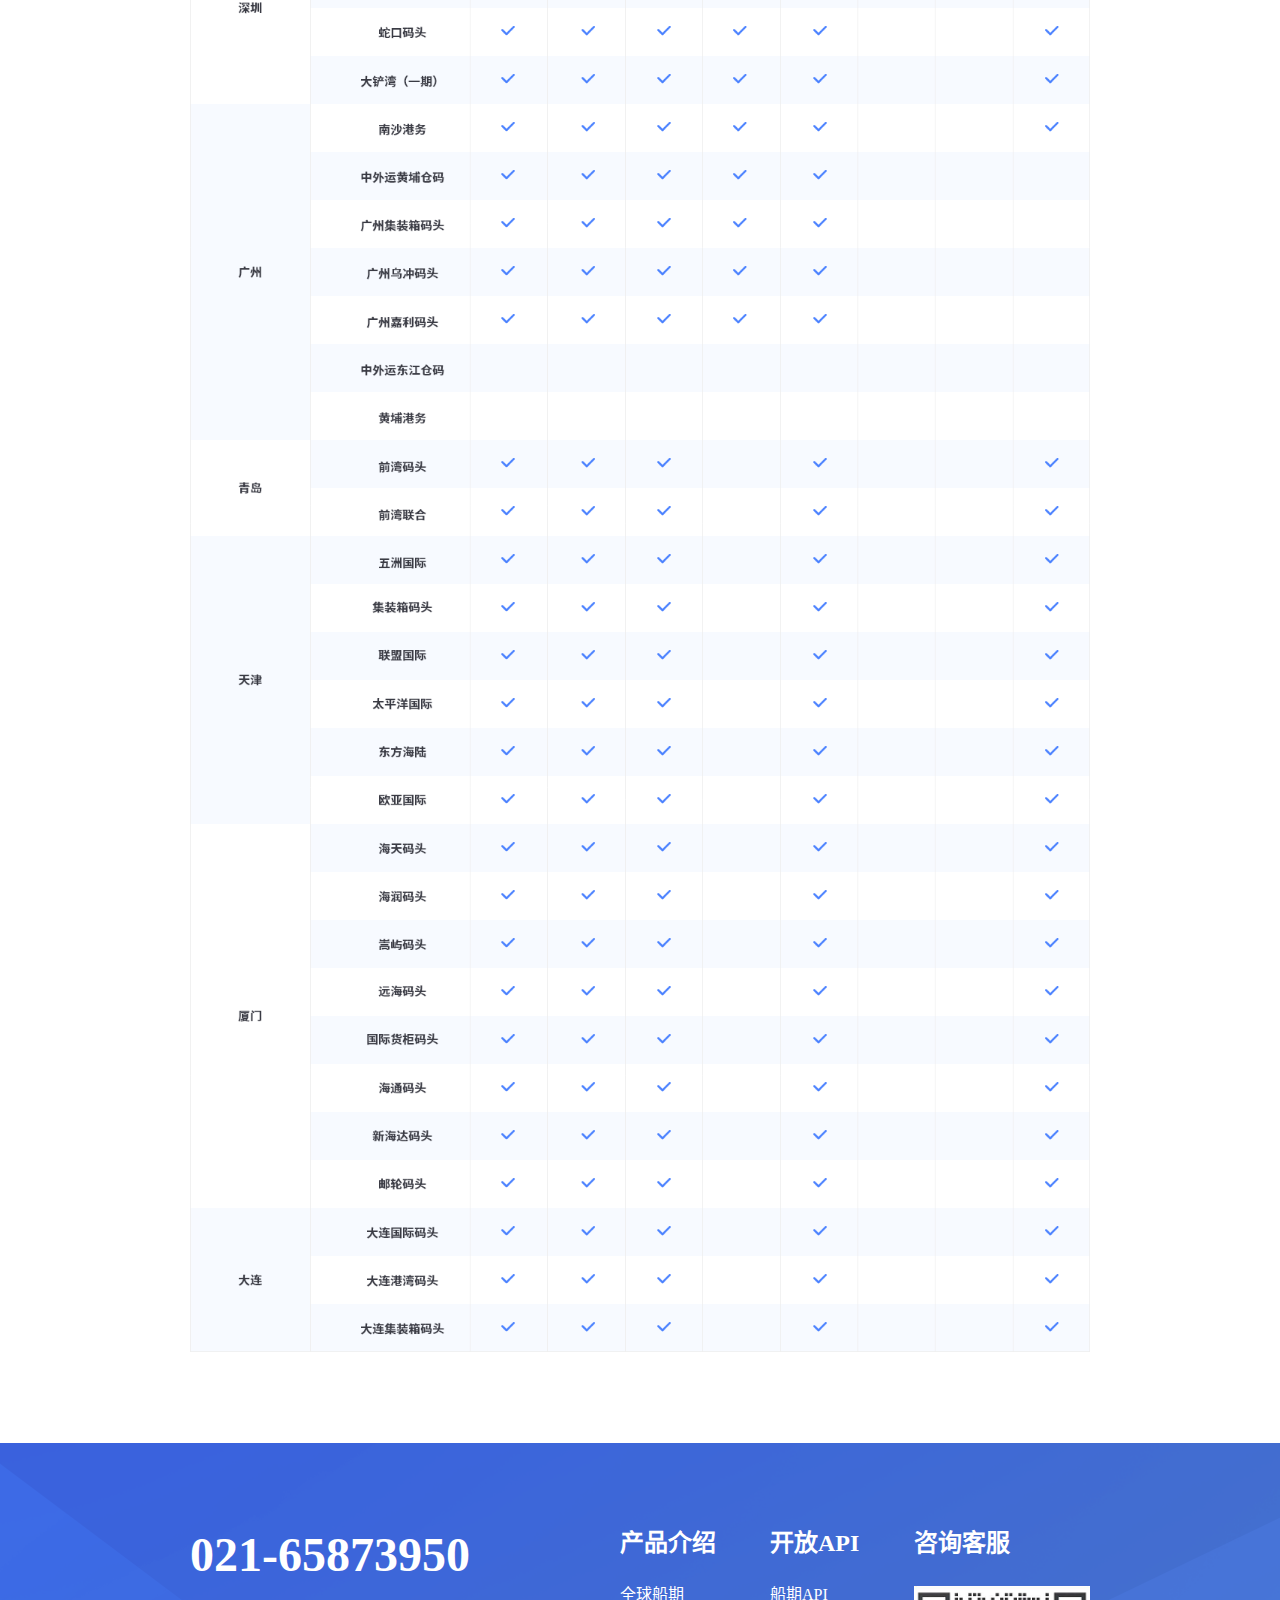
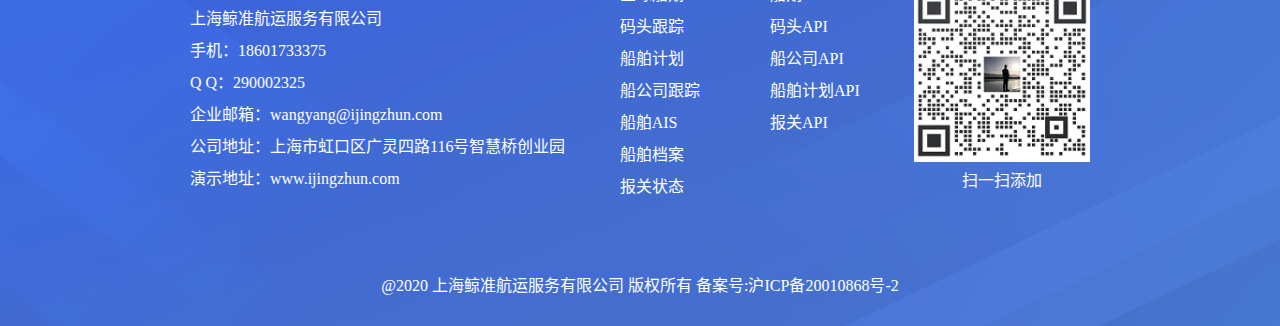
<file: pier.html>
<!DOCTYPE html>
<html lang="zh-CN">
<head>
  <meta charset="UTF-8">
  <meta name="format-detection" content="telephone=yes"/>
  <meta name="viewport" content="width=device-width, initial-scale=1">
  <meta http-equiv="X-UA-Compatible" content="ie=edge">
  <title>鲸准-船期查询|船公司货物跟踪|报关状态|码头箱货数据|船舶计划</title>
  <meta name="keywords" content="码头货物查询、船公司货物跟踪、船期查询、船舶定位、船舶计划">
  <meta name="description" content="通过云计算和大数据技术，对实时全球船期、船舶定位和箱货跟踪数据进行挖掘和整合，为广大国际物流企业提升供应链可视化与智能化提供服务与支持。同时，我们也提供专业的SAAS协同软件，助力客户提升企业内部管理和外部资源协同效率。">
  <link rel="shortcut icon" href="./img/favicon.ico">
  <link rel="stylesheet" href="css/base.css" />
  <link rel="stylesheet" href="./iconfont/iconfont.css">
  <script>(function() {var _53code = document.createElement("script");_53code.src = "https://tb.53kf.com/code/code/638bf58335176d932b75ab10e96545745/1";var s = document.getElementsByTagName("script")[0]; s.parentNode.insertBefore(_53code, s);})();</script>
</head>
<body>
    <div class="content">
        <header id="header"></header>
        <div class="pier_1">
            <img class="pier_1_bg" src="./img/pier_1_bg.png">
            <div class="main_content">
                <img style="width: 100%;" class="pier_1_content" src="./img/pier_1_content.png">
                <h1 class="hide">八大港口箱货数据官方直连货物状态尽在掌握</h1>
            </div>
        </div>
        <div class="pier_2">
            <div class="main_content">
                <h2 class="hide">码头数据</h2>
                <img style="width: 100%;" class="pier_2_content" src="./img/pier_2_content.png">
                <ul class="pier_data">
                    <li class="big active">上海</li>
                    <li class="big">宁波</li>
                    <li class="big">深圳</li>
                    <li class="big">广州</li>
                    <li class="big">青岛</li>
                    <li class="big">天津</li>
                    <li class="big">厦门</li>
                    <li class="big">大连</li>
                </ul>
                <ul class="pier_data_s">
                    <li class="s active">上海</li>
                    <li class="s">宁波</li>
                    <li class="s">深圳</li>
                    <li class="s">广州</li>
                    <li class="s">青岛</li>
                    <li class="s">天津</li>
                    <li class="s">厦门</li>
                    <li class="s">大连</li>
                </ul>
            </div>
        </div>
        <div id="footer"></div>
    </div>
  <script type="text/javascript" src="js/jquery.min.js"></script>
  <script type="text/javascript" src="js/base.js"></script>
  <script>
    $(".pier_data .big").click(function(){
        $(this).addClass("active").siblings().removeClass("active");
        let val = $(this).context.innerHTML
        if(val == '上海'){
            $("html, body").animate({scrollTop: 828 + 'px'}, 500);
        }else if(val == '宁波'){
            $("html, body").animate({scrollTop: 1340 + 'px'}, 500);
        }else if(val == '深圳'){
            $("html, body").animate({scrollTop: 1852 + 'px'}, 500);
        }else if(val == '广州'){
            $("html, body").animate({scrollTop: 2108 + 'px'}, 500);
        }else if(val == '青岛'){
            $("html, body").animate({scrollTop: 2556 + 'px'}, 500);
        }else if(val == '天津'){
            $("html, body").animate({scrollTop: 2684 + 'px'}, 500);
        }else if(val == '厦门'){
            $("html, body").animate({scrollTop: 3068 + 'px'}, 500);
        }else if(val == '大连'){
            $("html, body").animate({scrollTop: 3580 + 'px'}, 500);
        }
    });
    $(".pier_data_s .s").click(function(){
        $(this).addClass("active").siblings().removeClass("active");
        let val = $(this).context.innerHTML
        if(val == '上海'){
            $("html, body").animate({scrollTop: 650 + 'px'}, 500);
        }else if(val == '宁波'){
            $("html, body").animate({scrollTop: 1034 + 'px'}, 500);
        }else if(val == '深圳'){
            $("html, body").animate({scrollTop: 1419 + 'px'}, 500);
        }else if(val == '广州'){
            $("html, body").animate({scrollTop: 1610 + 'px'}, 500);
        }else if(val == '青岛'){
            $("html, body").animate({scrollTop: 1949 + 'px'}, 500);
        }else if(val == '天津'){
            $("html, body").animate({scrollTop: 2046 + 'px'}, 500);
        }else if(val == '厦门'){
            $("html, body").animate({scrollTop: 2330 + 'px'}, 500);
        }else if(val == '大连'){
            $("html, body").animate({scrollTop: 2720 + 'px'}, 500);
        }
    });
  </script>
</body>
</html>
<!-- <script language="javascript" src="http://dbt.zoosnet.net/JS/LsJS.aspx?siteid=DBT25493143&float=1&lng=cn"></script> -->
</file>
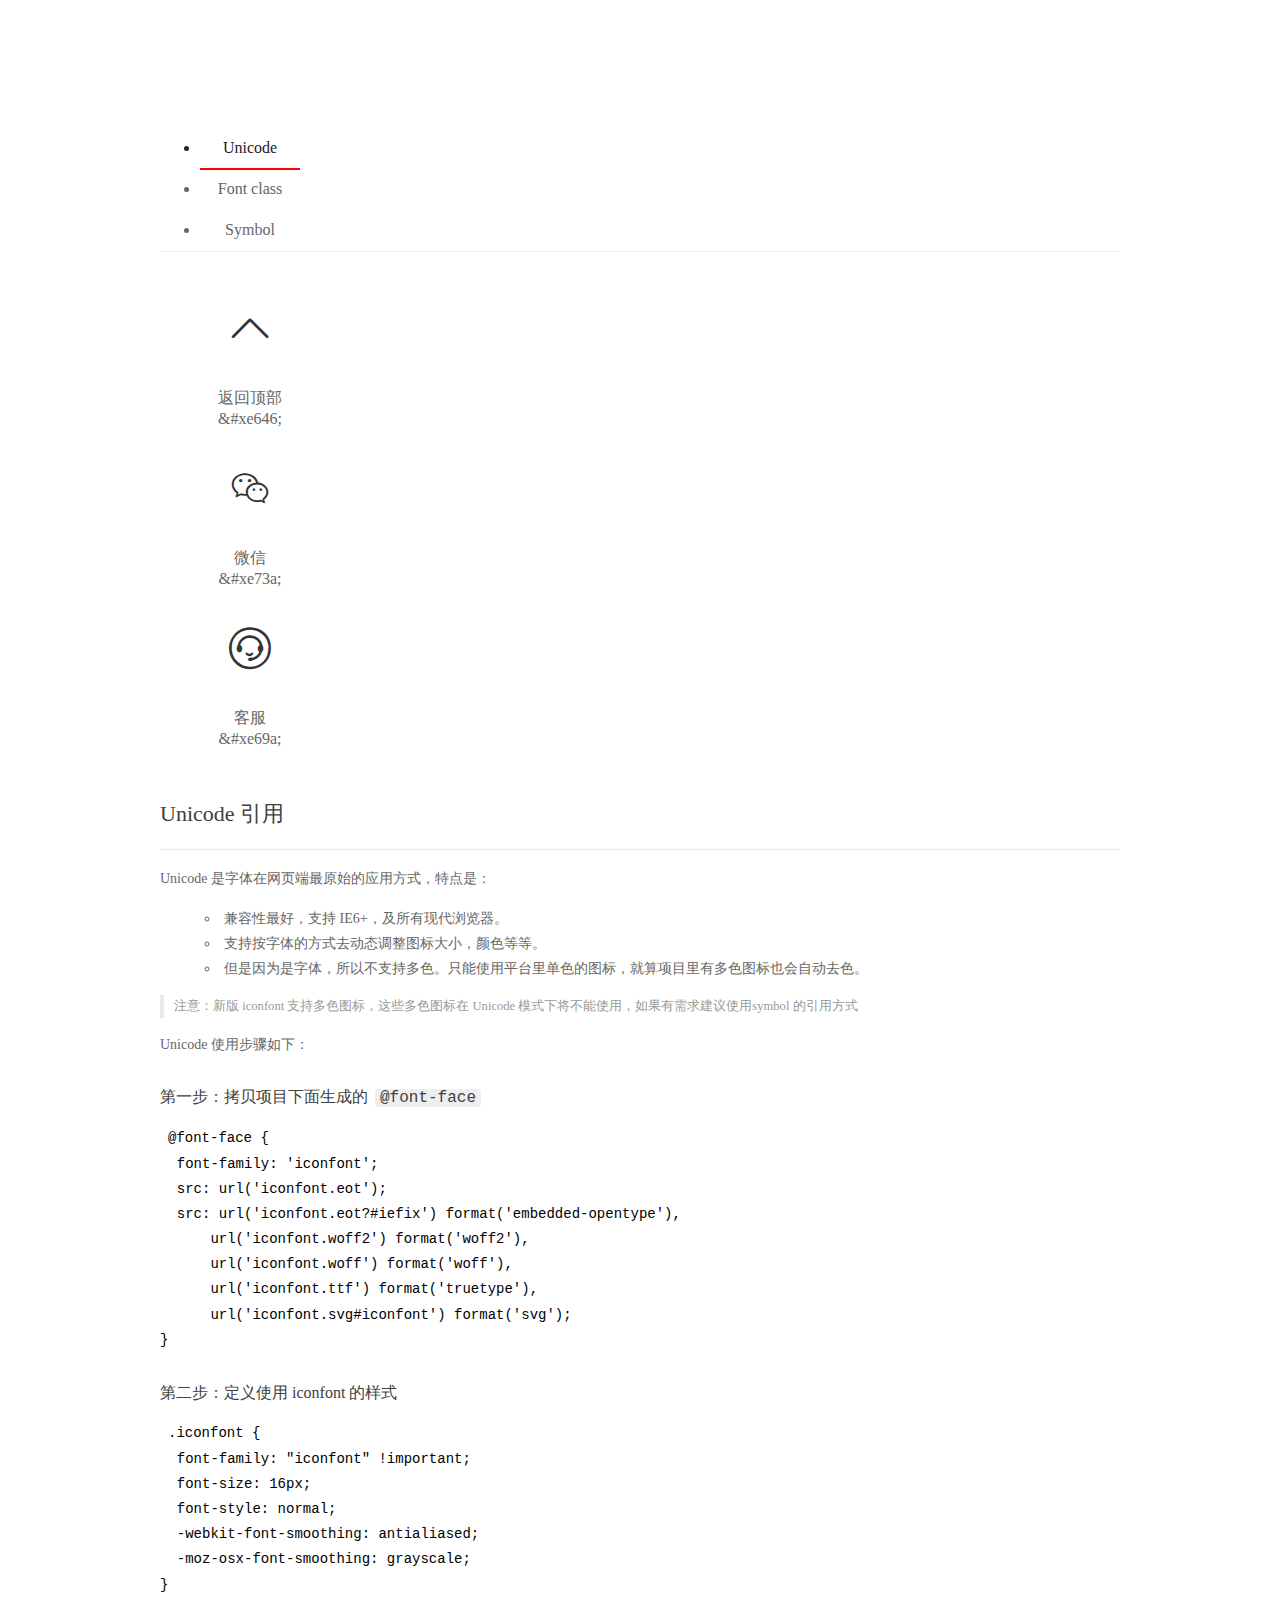
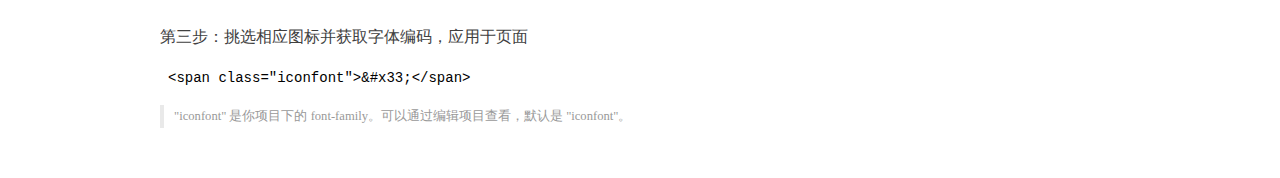
<file: iconfont/demo_index.html>
<!DOCTYPE html>
<html>
<head>
  <meta charset="utf-8"/>
  <title>IconFont Demo</title>
  <link rel="shortcut icon" href="https://img.alicdn.com/tps/i4/TB1_oz6GVXXXXaFXpXXJDFnIXXX-64-64.ico" type="image/x-icon"/>
  <link rel="stylesheet" href="https://g.alicdn.com/thx/cube/1.3.2/cube.min.css">
  <link rel="stylesheet" href="demo.css">
  <link rel="stylesheet" href="iconfont.css">
  <script src="iconfont.js"></script>
  <!-- jQuery -->
  <script src="https://a1.alicdn.com/oss/uploads/2018/12/26/7bfddb60-08e8-11e9-9b04-53e73bb6408b.js"></script>
  <!-- 代码高亮 -->
  <script src="https://a1.alicdn.com/oss/uploads/2018/12/26/a3f714d0-08e6-11e9-8a15-ebf944d7534c.js"></script>
</head>
<body>
  <div class="main">
    <h1 class="logo"><a href="https://www.iconfont.cn/" title="iconfont 首页" target="_blank">&#xe86b;</a></h1>
    <div class="nav-tabs">
      <ul id="tabs" class="dib-box">
        <li class="dib active"><span>Unicode</span></li>
        <li class="dib"><span>Font class</span></li>
        <li class="dib"><span>Symbol</span></li>
      </ul>
      
    </div>
    <div class="tab-container">
      <div class="content unicode" style="display: block;">
          <ul class="icon_lists dib-box">
          
            <li class="dib">
              <span class="icon iconfont">&#xe646;</span>
                <div class="name">返回顶部</div>
                <div class="code-name">&amp;#xe646;</div>
              </li>
          
            <li class="dib">
              <span class="icon iconfont">&#xe73a;</span>
                <div class="name">微信</div>
                <div class="code-name">&amp;#xe73a;</div>
              </li>
          
            <li class="dib">
              <span class="icon iconfont">&#xe69a;</span>
                <div class="name">客服</div>
                <div class="code-name">&amp;#xe69a;</div>
              </li>
          
          </ul>
          <div class="article markdown">
          <h2 id="unicode-">Unicode 引用</h2>
          <hr>

          <p>Unicode 是字体在网页端最原始的应用方式，特点是：</p>
          <ul>
            <li>兼容性最好，支持 IE6+，及所有现代浏览器。</li>
            <li>支持按字体的方式去动态调整图标大小，颜色等等。</li>
            <li>但是因为是字体，所以不支持多色。只能使用平台里单色的图标，就算项目里有多色图标也会自动去色。</li>
          </ul>
          <blockquote>
            <p>注意：新版 iconfont 支持多色图标，这些多色图标在 Unicode 模式下将不能使用，如果有需求建议使用symbol 的引用方式</p>
          </blockquote>
          <p>Unicode 使用步骤如下：</p>
          <h3 id="-font-face">第一步：拷贝项目下面生成的 <code>@font-face</code></h3>
<pre><code class="language-css"
>@font-face {
  font-family: 'iconfont';
  src: url('iconfont.eot');
  src: url('iconfont.eot?#iefix') format('embedded-opentype'),
      url('iconfont.woff2') format('woff2'),
      url('iconfont.woff') format('woff'),
      url('iconfont.ttf') format('truetype'),
      url('iconfont.svg#iconfont') format('svg');
}
</code></pre>
          <h3 id="-iconfont-">第二步：定义使用 iconfont 的样式</h3>
<pre><code class="language-css"
>.iconfont {
  font-family: "iconfont" !important;
  font-size: 16px;
  font-style: normal;
  -webkit-font-smoothing: antialiased;
  -moz-osx-font-smoothing: grayscale;
}
</code></pre>
          <h3 id="-">第三步：挑选相应图标并获取字体编码，应用于页面</h3>
<pre>
<code class="language-html"
>&lt;span class="iconfont"&gt;&amp;#x33;&lt;/span&gt;
</code></pre>
          <blockquote>
            <p>"iconfont" 是你项目下的 font-family。可以通过编辑项目查看，默认是 "iconfont"。</p>
          </blockquote>
          </div>
      </div>
      <div class="content font-class">
        <ul class="icon_lists dib-box">
          
          <li class="dib">
            <span class="icon iconfont icon-fanhuidingbu-"></span>
            <div class="name">
              返回顶部
            </div>
            <div class="code-name">.icon-fanhuidingbu-
            </div>
          </li>
          
          <li class="dib">
            <span class="icon iconfont icon-weixin"></span>
            <div class="name">
              微信
            </div>
            <div class="code-name">.icon-weixin
            </div>
          </li>
          
          <li class="dib">
            <span class="icon iconfont icon-kefu"></span>
            <div class="name">
              客服
            </div>
            <div class="code-name">.icon-kefu
            </div>
          </li>
          
        </ul>
        <div class="article markdown">
        <h2 id="font-class-">font-class 引用</h2>
        <hr>

        <p>font-class 是 Unicode 使用方式的一种变种，主要是解决 Unicode 书写不直观，语意不明确的问题。</p>
        <p>与 Unicode 使用方式相比，具有如下特点：</p>
        <ul>
          <li>兼容性良好，支持 IE8+，及所有现代浏览器。</li>
          <li>相比于 Unicode 语意明确，书写更直观。可以很容易分辨这个 icon 是什么。</li>
          <li>因为使用 class 来定义图标，所以当要替换图标时，只需要修改 class 里面的 Unicode 引用。</li>
          <li>不过因为本质上还是使用的字体，所以多色图标还是不支持的。</li>
        </ul>
        <p>使用步骤如下：</p>
        <h3 id="-fontclass-">第一步：引入项目下面生成的 fontclass 代码：</h3>
<pre><code class="language-html">&lt;link rel="stylesheet" href="./iconfont.css"&gt;
</code></pre>
        <h3 id="-">第二步：挑选相应图标并获取类名，应用于页面：</h3>
<pre><code class="language-html">&lt;span class="iconfont icon-xxx"&gt;&lt;/span&gt;
</code></pre>
        <blockquote>
          <p>"
            iconfont" 是你项目下的 font-family。可以通过编辑项目查看，默认是 "iconfont"。</p>
        </blockquote>
      </div>
      </div>
      <div class="content symbol">
          <ul class="icon_lists dib-box">
          
            <li class="dib">
                <svg class="icon svg-icon" aria-hidden="true">
                  <use xlink:href="#icon-fanhuidingbu-"></use>
                </svg>
                <div class="name">返回顶部</div>
                <div class="code-name">#icon-fanhuidingbu-</div>
            </li>
          
            <li class="dib">
                <svg class="icon svg-icon" aria-hidden="true">
                  <use xlink:href="#icon-weixin"></use>
                </svg>
                <div class="name">微信</div>
                <div class="code-name">#icon-weixin</div>
            </li>
          
            <li class="dib">
                <svg class="icon svg-icon" aria-hidden="true">
                  <use xlink:href="#icon-kefu"></use>
                </svg>
                <div class="name">客服</div>
                <div class="code-name">#icon-kefu</div>
            </li>
          
          </ul>
          <div class="article markdown">
          <h2 id="symbol-">Symbol 引用</h2>
          <hr>

          <p>这是一种全新的使用方式，应该说这才是未来的主流，也是平台目前推荐的用法。相关介绍可以参考这篇<a href="">文章</a>
            这种用法其实是做了一个 SVG 的集合，与另外两种相比具有如下特点：</p>
          <ul>
            <li>支持多色图标了，不再受单色限制。</li>
            <li>通过一些技巧，支持像字体那样，通过 <code>font-size</code>, <code>color</code> 来调整样式。</li>
            <li>兼容性较差，支持 IE9+，及现代浏览器。</li>
            <li>浏览器渲染 SVG 的性能一般，还不如 png。</li>
          </ul>
          <p>使用步骤如下：</p>
          <h3 id="-symbol-">第一步：引入项目下面生成的 symbol 代码：</h3>
<pre><code class="language-html">&lt;script src="./iconfont.js"&gt;&lt;/script&gt;
</code></pre>
          <h3 id="-css-">第二步：加入通用 CSS 代码（引入一次就行）：</h3>
<pre><code class="language-html">&lt;style&gt;
.icon {
  width: 1em;
  height: 1em;
  vertical-align: -0.15em;
  fill: currentColor;
  overflow: hidden;
}
&lt;/style&gt;
</code></pre>
          <h3 id="-">第三步：挑选相应图标并获取类名，应用于页面：</h3>
<pre><code class="language-html">&lt;svg class="icon" aria-hidden="true"&gt;
  &lt;use xlink:href="#icon-xxx"&gt;&lt;/use&gt;
&lt;/svg&gt;
</code></pre>
          </div>
      </div>

    </div>
  </div>
  <script>
  $(document).ready(function () {
      $('.tab-container .content:first').show()

      $('#tabs li').click(function (e) {
        var tabContent = $('.tab-container .content')
        var index = $(this).index()

        if ($(this).hasClass('active')) {
          return
        } else {
          $('#tabs li').removeClass('active')
          $(this).addClass('active')

          tabContent.hide().eq(index).fadeIn()
        }
      })
    })
  </script>
</body>
</html>
</file>
<file: iconfont/iconfont.css>
@font-face {font-family: "iconfont";
  src: url('iconfont.eot?t=1599028553764'); /* IE9 */
  src: url('iconfont.eot?t=1599028553764#iefix') format('embedded-opentype'), /* IE6-IE8 */
  url('[data-uri]') format('woff2'),
  url('iconfont.woff?t=1599028553764') format('woff'),
  url('iconfont.ttf?t=1599028553764') format('truetype'), /* chrome, firefox, opera, Safari, Android, iOS 4.2+ */
  url('iconfont.svg?t=1599028553764#iconfont') format('svg'); /* iOS 4.1- */
}

.iconfont {
  font-family: "iconfont" !important;
  font-size: 16px;
  font-style: normal;
  -webkit-font-smoothing: antialiased;
  -moz-osx-font-smoothing: grayscale;
}

.icon-fanhuidingbu-:before {
  content: "\e646";
}

.icon-weixin:before {
  content: "\e73a";
}

.icon-kefu:before {
  content: "\e69a";
}
</file>
<file: iconfont/demo.css>
/* Logo 字体 */
@font-face {
  font-family: "iconfont logo";
  src: url('https://at.alicdn.com/t/font_985780_km7mi63cihi.eot?t=1545807318834');
  src: url('https://at.alicdn.com/t/font_985780_km7mi63cihi.eot?t=1545807318834#iefix') format('embedded-opentype'),
    url('https://at.alicdn.com/t/font_985780_km7mi63cihi.woff?t=1545807318834') format('woff'),
    url('https://at.alicdn.com/t/font_985780_km7mi63cihi.ttf?t=1545807318834') format('truetype'),
    url('https://at.alicdn.com/t/font_985780_km7mi63cihi.svg?t=1545807318834#iconfont') format('svg');
}

.logo {
  font-family: "iconfont logo";
  font-size: 160px;
  font-style: normal;
  -webkit-font-smoothing: antialiased;
  -moz-osx-font-smoothing: grayscale;
}

/* tabs */
.nav-tabs {
  position: relative;
}

.nav-tabs .nav-more {
  position: absolute;
  right: 0;
  bottom: 0;
  height: 42px;
  line-height: 42px;
  color: #666;
}

#tabs {
  border-bottom: 1px solid #eee;
}

#tabs li {
  cursor: pointer;
  width: 100px;
  height: 40px;
  line-height: 40px;
  text-align: center;
  font-size: 16px;
  border-bottom: 2px solid transparent;
  position: relative;
  z-index: 1;
  margin-bottom: -1px;
  color: #666;
}


#tabs .active {
  border-bottom-color: #f00;
  color: #222;
}

.tab-container .content {
  display: none;
}

/* 页面布局 */
.main {
  padding: 30px 100px;
  width: 960px;
  margin: 0 auto;
}

.main .logo {
  color: #333;
  text-align: left;
  margin-bottom: 30px;
  line-height: 1;
  height: 110px;
  margin-top: -50px;
  overflow: hidden;
  *zoom: 1;
}

.main .logo a {
  font-size: 160px;
  color: #333;
}

.helps {
  margin-top: 40px;
}

.helps pre {
  padding: 20px;
  margin: 10px 0;
  border: solid 1px #e7e1cd;
  background-color: #fffdef;
  overflow: auto;
}

.icon_lists {
  width: 100% !important;
  overflow: hidden;
  *zoom: 1;
}

.icon_lists li {
  width: 100px;
  margin-bottom: 10px;
  margin-right: 20px;
  text-align: center;
  list-style: none !important;
  cursor: default;
}

.icon_lists li .code-name {
  line-height: 1.2;
}

.icon_lists .icon {
  display: block;
  height: 100px;
  line-height: 100px;
  font-size: 42px;
  margin: 10px auto;
  color: #333;
  -webkit-transition: font-size 0.25s linear, width 0.25s linear;
  -moz-transition: font-size 0.25s linear, width 0.25s linear;
  transition: font-size 0.25s linear, width 0.25s linear;
}

.icon_lists .icon:hover {
  font-size: 100px;
}

.icon_lists .svg-icon {
  /* 通过设置 font-size 来改变图标大小 */
  width: 1em;
  /* 图标和文字相邻时，垂直对齐 */
  vertical-align: -0.15em;
  /* 通过设置 color 来改变 SVG 的颜色/fill */
  fill: currentColor;
  /* path 和 stroke 溢出 viewBox 部分在 IE 下会显示
      normalize.css 中也包含这行 */
  overflow: hidden;
}

.icon_lists li .name,
.icon_lists li .code-name {
  color: #666;
}

/* markdown 样式 */
.markdown {
  color: #666;
  font-size: 14px;
  line-height: 1.8;
}

.highlight {
  line-height: 1.5;
}

.markdown img {
  vertical-align: middle;
  max-width: 100%;
}

.markdown h1 {
  color: #404040;
  font-weight: 500;
  line-height: 40px;
  margin-bottom: 24px;
}

.markdown h2,
.markdown h3,
.markdown h4,
.markdown h5,
.markdown h6 {
  color: #404040;
  margin: 1.6em 0 0.6em 0;
  font-weight: 500;
  clear: both;
}

.markdown h1 {
  font-size: 28px;
}

.markdown h2 {
  font-size: 22px;
}

.markdown h3 {
  font-size: 16px;
}

.markdown h4 {
  font-size: 14px;
}

.markdown h5 {
  font-size: 12px;
}

.markdown h6 {
  font-size: 12px;
}

.markdown hr {
  height: 1px;
  border: 0;
  background: #e9e9e9;
  margin: 16px 0;
  clear: both;
}

.markdown p {
  margin: 1em 0;
}

.markdown>p,
.markdown>blockquote,
.markdown>.highlight,
.markdown>ol,
.markdown>ul {
  width: 80%;
}

.markdown ul>li {
  list-style: circle;
}

.markdown>ul li,
.markdown blockquote ul>li {
  margin-left: 20px;
  padding-left: 4px;
}

.markdown>ul li p,
.markdown>ol li p {
  margin: 0.6em 0;
}

.markdown ol>li {
  list-style: decimal;
}

.markdown>ol li,
.markdown blockquote ol>li {
  margin-left: 20px;
  padding-left: 4px;
}

.markdown code {
  margin: 0 3px;
  padding: 0 5px;
  background: #eee;
  border-radius: 3px;
}

.markdown strong,
.markdown b {
  font-weight: 600;
}

.markdown>table {
  border-collapse: collapse;
  border-spacing: 0px;
  empty-cells: show;
  border: 1px solid #e9e9e9;
  width: 95%;
  margin-bottom: 24px;
}

.markdown>table th {
  white-space: nowrap;
  color: #333;
  font-weight: 600;
}

.markdown>table th,
.markdown>table td {
  border: 1px solid #e9e9e9;
  padding: 8px 16px;
  text-align: left;
}

.markdown>table th {
  background: #F7F7F7;
}

.markdown blockquote {
  font-size: 90%;
  color: #999;
  border-left: 4px solid #e9e9e9;
  padding-left: 0.8em;
  margin: 1em 0;
}

.markdown blockquote p {
  margin: 0;
}

.markdown .anchor {
  opacity: 0;
  transition: opacity 0.3s ease;
  margin-left: 8px;
}

.markdown .waiting {
  color: #ccc;
}

.markdown h1:hover .anchor,
.markdown h2:hover .anchor,
.markdown h3:hover .anchor,
.markdown h4:hover .anchor,
.markdown h5:hover .anchor,
.markdown h6:hover .anchor {
  opacity: 1;
  display: inline-block;
}

.markdown>br,
.markdown>p>br {
  clear: both;
}


.hljs {
  display: block;
  background: white;
  padding: 0.5em;
  color: #333333;
  overflow-x: auto;
}

.hljs-comment,
.hljs-meta {
  color: #969896;
}

.hljs-string,
.hljs-variable,
.hljs-template-variable,
.hljs-strong,
.hljs-emphasis,
.hljs-quote {
  color: #df5000;
}

.hljs-keyword,
.hljs-selector-tag,
.hljs-type {
  color: #a71d5d;
}

.hljs-literal,
.hljs-symbol,
.hljs-bullet,
.hljs-attribute {
  color: #0086b3;
}

.hljs-section,
.hljs-name {
  color: #63a35c;
}

.hljs-tag {
  color: #333333;
}

.hljs-title,
.hljs-attr,
.hljs-selector-id,
.hljs-selector-class,
.hljs-selector-attr,
.hljs-selector-pseudo {
  color: #795da3;
}

.hljs-addition {
  color: #55a532;
  background-color: #eaffea;
}

.hljs-deletion {
  color: #bd2c00;
  background-color: #ffecec;
}

.hljs-link {
  text-decoration: underline;
}

/* 代码高亮 */
/* PrismJS 1.15.0
https://prismjs.com/download.html#themes=prism&languages=markup+css+clike+javascript */
/**
 * prism.js default theme for JavaScript, CSS and HTML
 * Based on dabblet (http://dabblet.com)
 * @author Lea Verou
 */
code[class*="language-"],
pre[class*="language-"] {
  color: black;
  background: none;
  text-shadow: 0 1px white;
  font-family: Consolas, Monaco, 'Andale Mono', 'Ubuntu Mono', monospace;
  text-align: left;
  white-space: pre;
  word-spacing: normal;
  word-break: normal;
  word-wrap: normal;
  line-height: 1.5;

  -moz-tab-size: 4;
  -o-tab-size: 4;
  tab-size: 4;

  -webkit-hyphens: none;
  -moz-hyphens: none;
  -ms-hyphens: none;
  hyphens: none;
}

pre[class*="language-"]::-moz-selection,
pre[class*="language-"] ::-moz-selection,
code[class*="language-"]::-moz-selection,
code[class*="language-"] ::-moz-selection {
  text-shadow: none;
  background: #b3d4fc;
}

pre[class*="language-"]::selection,
pre[class*="language-"] ::selection,
code[class*="language-"]::selection,
code[class*="language-"] ::selection {
  text-shadow: none;
  background: #b3d4fc;
}

@media print {

  code[class*="language-"],
  pre[class*="language-"] {
    text-shadow: none;
  }
}

/* Code blocks */
pre[class*="language-"] {
  padding: 1em;
  margin: .5em 0;
  overflow: auto;
}

:not(pre)>code[class*="language-"],
pre[class*="language-"] {
  background: #f5f2f0;
}

/* Inline code */
:not(pre)>code[class*="language-"] {
  padding: .1em;
  border-radius: .3em;
  white-space: normal;
}

.token.comment,
.token.prolog,
.token.doctype,
.token.cdata {
  color: slategray;
}

.token.punctuation {
  color: #999;
}

.namespace {
  opacity: .7;
}

.token.property,
.token.tag,
.token.boolean,
.token.number,
.token.constant,
.token.symbol,
.token.deleted {
  color: #905;
}

.token.selector,
.token.attr-name,
.token.string,
.token.char,
.token.builtin,
.token.inserted {
  color: #690;
}

.token.operator,
.token.entity,
.token.url,
.language-css .token.string,
.style .token.string {
  color: #9a6e3a;
  background: hsla(0, 0%, 100%, .5);
}

.token.atrule,
.token.attr-value,
.token.keyword {
  color: #07a;
}

.token.function,
.token.class-name {
  color: #DD4A68;
}

.token.regex,
.token.important,
.token.variable {
  color: #e90;
}

.token.important,
.token.bold {
  font-weight: bold;
}

.token.italic {
  font-style: italic;
}

.token.entity {
  cursor: help;
}
</file>
<file: css/base.css>
/* http://meyerweb.com/eric/tools/css/reset/ 
  v2.0 | 20110126
  License: none (public domain)
*/

html, body, div, span, applet, object, iframe,
h1, h2, h3, h4, h5, h6, p, blockquote, pre,
a, abbr, acronym, address, big, cite, code,
del, dfn, em, img, ins, kbd, q, s, samp,
small, strike, strong, sub, sup, tt, var,
b, u, i, center,
dl, dt, dd, ol, ul, li,
fieldset, form, label, legend,
table, caption, tbody, tfoot, thead, tr, th, td,
article, aside, canvas, details, embed, 
figure, figcaption, footer, header, hgroup, 
menu, nav, output, ruby, section, summary,
time, mark, audio, video {
	margin: 0;
	padding: 0;
	border: 0;
	font-size: 100%;
	font: inherit;
	vertical-align: baseline;
}
/* HTML5 display-role reset for older browsers */
article, aside, details, figcaption, figure, 
footer, header, hgroup, menu, nav, section {
	display: block;
}
body {
  line-height: 1;
  overflow-x: hidden;
  font-family: Source Han Sans CN;
  position: relative;
}
ol, ul {
	list-style: none;
}
blockquote, q {
	quotes: none;
}
blockquote:before, blockquote:after,
q:before, q:after {
	content: '';
	content: none;
}
table {
	border-collapse: collapse;
	border-spacing: 0;
}
a {
	text-decoration:none;
	color: black;
}
/*  */
.clear {
  zoom: 1;
}

.clear:after {
  content: "";
  display: block;
  height: 0;
  clear:both;
  visibility: hidden;
}

.fl {
  float: left
}

.fr {
  float: right
}

.tl {
  text-align: left;
}

.tc {
  text-align: center
}

.tr {
  text-align: right;
}

.ellipse {
  overflow: hidden;
  text-overflow: ellipsis;
  white-space: nowrap;
}
.content{
  width: 100%;
  position: relative;
}
.main_content{
  width: 1200px;
  margin: 0 auto;
}
.hide{
  position: absolute;
  top: 0;
  left: 0;
  z-index: -10;
  opacity: 0;
}
/* header */
#header{
  width: 100%;
  height: 64px;
  background-color: rgba(45, 89, 188, 0.6);
  position: absolute;
  top: 0;
  left: 50%;
  transform: translateX(-50%);
  z-index: 999;
}
.header_logo{
  width: 118px;
  height: 42px;
  margin: 11px 80px;
}
.header_nav_item{
  margin-right: 80px;
  line-height: 64px;
  font-size: 16px;
  color: #D4DCF9;
}
.header_nav_item_act{
  font-weight: bold;
  color: #fff;
}
.header_phone {
  margin-right: 80px;
  line-height: 64px;
  font-size: 16px;
  color: #fff;
}
/* footer */
#footer{
  width: 100%;
  height: 483px;
  position: relative;
}
.footer_bg{
  width: 1920px;
  height: 483px;
  position: absolute;
  bottom: 0;
  left: 50%;
  transform: translateX(-50%);
  z-index: -1;
}
.footer_main{
  display: flex;
  justify-content: space-between;
  padding-top: 88px;
}
.foot_info h1{
  font-size: 48px;
  color: #ffffff;
  font-weight: 600;
  margin-bottom: 24px;
}
.foot_product h1, .foot_api h1{
  font-size: 24px;
  color: #ffffff;
  margin-bottom: 24px;
  font-weight: 600;
}
.foot_kefu h1{
  font-size: 24px;
  color: #ffffff;
  margin-bottom: 31px;
  font-weight: 600;
}
.foot_kefu img{
  width: 176px;
  height: 176px;
  background: #fff;
}
.foot_kefu p{
  text-align: center;
}
.footer_main p{
  font-size: 16px;
  line-height: 32px;
	color: #ffffff;
}
.footer_bottom{
  width: 100%;
  position: absolute;
  bottom: 32px;
  left: 0;
  text-align: center;
  font-size: 16px;
  line-height: 16px;
  color: #fff;
}
/* right */
#right{
  position: fixed;
  right: 10px;
  top: 60%;
  z-index: 999;
}
.right_box{
  width: 68px;
  height: 65px;
  padding: 8px 0;
  cursor: pointer;
  text-align: center;
  border: 1px solid #ddd;
  background: #fff;
  color: #6f717b;
  margin-bottom: 6px;
  box-sizing: border-box;
  position: relative;
}
.right_box:hover{
  background: #4b82ff;
  color: #fff;
  border:  1px solid #4b82ff;
}
.active_box{
  background: #4b82ff;
  color: #fff;
  border: 1px solid #4b82ff;
}
.right_box a{
  display: block;
  width: 100%;
  height: 100%;
  position: absolute;
  top: 0;
  left: 0;
  z-index: 999;
  opacity: 0;  
}
.right_box i{
  font-size: 24px;
  
}
.right_box p{
  font-size: 12px;
  line-height: 24px;
}
.fanhuidingbu{
  display: none;
}
#weixin_box{
  display: none;
  width: 170px;
  background: #fff;
  position: fixed;
  top: 653px;
  right: 94px;
  z-index: 999;
  box-shadow: 0px 0px 8px 0px	rgba(0, 0, 0, 0.16);
  border-radius: 4px;
  text-align: center;
}
#weixin_box img{
  width: 140px;
  height: 140px;
  display: block;
  margin: 15px auto;
}
#weixin_box p:nth-of-type(1){
  color: #282828;
  font-size: 14px;
  padding-top: 1px;
  padding-bottom: 6px;
}
#weixin_box p:nth-of-type(2){
  color: #6f717b;
  font-size: 14px;
  padding-bottom: 20px;
}

/* index */
.index_1{
  width: 100%;
}
.index_1_bg{
  width: 1920px;
  height: 600px;
  position: absolute;
  top: 0;
  left: 50%;
  transform: translateX(-50%);
  z-index: -1;
}
.index_1_content{
  width: 100%;
}
.index_2{
  width: 100%;
  background-color: #f7faff;
}
.index_2_content{
  width: 100%;
}
.index_2_title{
  font-size: 30px;
  color: #3a3b44;
  line-height: 30px;
  text-align: center;
  font-weight: 600;
  padding-top: 90px;
}
.index_2_title span{
  color: #4b82ff;
}
.index_2_border{
  width: 64px;
	height: 4px;
	background-color: #3a3b44;
  border-radius: 3px;
  margin: 20px auto 40px auto;
}
.index_2_content{
  display: flex;
  justify-content: space-between;
  padding-bottom: 60px;
}
.index_2_content:last-of-type{
  padding-bottom: 105px;
}
.index_2_content li{
  width: 224px;
  text-align: center;
}
.index_2_content li img{
  width: 100px;
  height: 100px;
  margin: 0 auto;
}
.index_2_content li h3{
  font-size: 24px;
  line-height: 24px;
  padding: 24px 0 8px 0;
  color: #3a3b44;
  font-weight: 600;
}
.index_2_content li .line{
  width: 32px;
	height: 2px;
	background-color: #3a3b44;
  border-radius: 1px;
  margin: 0 auto;
  margin-bottom: 12px;
}
.index_2_content li p{
  font-size: 16px;
  line-height: 24px;
  color: #6f717b;
}
.index_3{
  width: 100%;
  background-color: #fff;
}
.index_3_content{
  width: 100%;
}
.index_4{
  width: 100%;
  background-color: #f7faff;
}
.index_4_content{
  width: 100%;
}
.index_5{
  width: 100%;
  background-color: #fff;
  position: relative;
  z-index: 1;
}
.index_5_title{
  padding: 80px 0 20px 0;
  font-size: 30px;
  font-weight: 600;
  color: #3a3b44;
  text-align: center;
}
.index_5_title span{
  color: #4b82ff;
}
.index_5_border{
  width: 64px;
	height: 4px;
	background-color: #3a3b44;
  border-radius: 3px;
  margin: 0 auto;
  margin-bottom: 32px;
}
.index_5_btn{
  width: 1017px;
  margin-left: 115px;
  margin-bottom: 100px;
  display: flex;
  justify-content: space-between;
}
#index_5_1:hover,#index_5_2:hover,#index_5_3:hover{
  cursor: pointer;
}
.index_5_btn li{
  height: 40px;
  border-radius: 20px;
  border: 2px solid #4b82ff;
  color: #4b82ff;
  font-size: 24px;
  line-height: 40px;
  font-weight: 600;
  text-align: center;
}
.index_5_btn li:nth-of-type(1){
  width: 192px;
}
.index_5_btn li:nth-of-type(2){
  width: 192px;
}
.index_5_btn li:nth-of-type(3){
  width: 240px;
}
.index_5_btn .btnActive{
  color: #fff;
  background: #4b82ff;
}
.index_5_content{
  width: 100%;
  position: relative;
}


.index_5_1_content{
  display: block;
  position: relative;
}
.index_5_1_1,.index_5_1_2{
  display: flex;
}
.index_5_1_1{
  margin-bottom: 132px;
}
.index_5_1_2{
  margin-bottom: 150px;
}
.index_5_1_1 img{
  width: 621px;
	height: 387px;
}
.index_5_1_2 img{
  width: 579px;
	height: 390px;
}
.index_5_1_1_content{
  padding-top: 65px;
  padding-left: 143px;
}
.index_5_1_2_content{
  padding-top: 53px;
  padding-right: 210px;
}
.index_5_1_content h4{
  font-size: 24px;
  color: #4b82ff;
  font-weight: 600;
  line-height: 24px;
  margin-bottom: 12px;
}
.index_5_1_content p{
  font-size: 15px;
  line-height: 24px;
  color: #6f717b;
}
.index_5_1_content p:last-of-type{
  margin-bottom: 4px;
}
.index_5_1_content h5{
  font-size: 15px;
  line-height: 32px;
  color: #3a3b44;
  font-weight: 600;
}
.index_5_1_content h5:last-of-type{
  margin-bottom: 24px;
}


.index_5_2_content{
  display: none;
  position: relative;
}
.index_5_2_1,.index_5_2_2,.index_5_2_3{
  display: flex;
}
.index_5_2_1{
  margin-bottom: 150px;
}
.index_5_2_2{
  margin-bottom: 140px;
}
.index_5_2_3{
  margin-bottom: 160px;
}
.index_5_2_1 img{
  width: 621px;
	height: 387px;
}
.index_5_2_2 img{
  width: 579px;
	height: 390px;
}
.index_5_2_3 img{
  width: 579px;
	height: 390px;
}
.index_5_2_1_content{
  padding-top: 65px;
  padding-left: 146px;
}
.index_5_2_2_content{
  padding-top: 80px;
  padding-right: 172px;
}
.index_5_2_3_content{
  padding-top: 20px;
  padding-left: 190px;
}
.index_5_2_3_content img{
  width: 352px;
  height: 176px;
  margin-top: 12px;
  margin-bottom: 32px;
}
.index_5_2_content h4{
  font-size: 24px;
  color: #4b82ff;
  font-weight: 600;
  line-height: 24px;
  margin-bottom: 12px;
}
.index_5_2_content p{
  font-size: 15px;
  line-height: 24px;
  color: #6f717b;
}
.index_5_2_content p:last-of-type{
  margin-bottom: 4px;
}
.index_5_2_content h5{
  font-size: 15px;
  line-height: 32px;
  color: #3a3b44;
  font-weight: 600;
}



.index_5_3_content{
  display: none;
  position: relative;
  display: flex;
}
.index_5_3_content img{
  width: 579px;
  height: 390px;
  margin-bottom: 160px;
}
.index_5_3_content h4{
  font-size: 24px;
  color: #4b82ff;
  font-weight: 600;
  line-height: 24px;
  margin-bottom: 12px;
}
.index_5_3_content p{
  font-size: 15px;
  line-height: 24px;
  color: #6f717b;
}
.index_5_3_content p:last-of-type{
  margin-bottom: 4px;
}
.index_5_3_content h5{
  font-size: 15px;
  line-height: 32px;
  color: #3a3b44;
  font-weight: 600;
}
.index_5_3_1_content{
  padding-left: 190px;
  padding-top: 60px;
}
.free_btn{
  display: block;
  width: 128px;
  height: 32px;
  border-radius: 20px;
  border: solid 2px #4b82ff;
  text-align: center;
  color: #4b82ff;
  font-size: 16px;
  line-height: 32px;
  font-weight: 600;
}
.free_btn:hover{
  cursor: pointer;
}
.index_6{
  width: 100%;
  background-color: #f7faff;
}
.index_6_content{
  width: 100%;
}
.index_7{
  width: 100%;
  background-color: #fff;
}
.index_7_content{
  width: 100%;
}
/* pier */
.pier_1{
  width: 100%;
}
.pier_1_bg{
  width: 1920px;
  height: 600px;
  position: absolute;
  top: 0;
  left: 50%;
  transform: translateX(-50%);
  z-index: -1;
}
.pier_1_content{
  width: 100%;
}
.pier_2{
  width: 100%;
  background-color: #fff;
  padding-top: 95px;
  padding-bottom: 88px;
  position: relative;
}
.pier_2_content{
  width: 100%;
}
.pier_data{
  display: block;
  width: 1128px;
  display: flex;
  justify-content: space-between;
  position: absolute;
  top: 186px;
  left: 50%;
  transform: translateX(-50%);
  z-index: 100;
}
.pier_data li{
  width: 118px;
  height: 38px;
  border: 2px solid #4b82ff;
  text-align: center;
  border-radius: 21px;
  line-height: 38px;
  color: #4b82ff;
  background: #fff;
  font-size: 24px;
  user-select: none;
}
.pier_data li:hover{
  cursor: pointer;
}
.pier_data li.active{
  background: #4b82ff;
  color: #fff;
}
.pier_data_s{
  display: none;
}
/* carrier */
.carrier_1{
  width: 100%;
}
.carrier_1_bg{
  width: 1920px;
  height: 600px;
  position: absolute;
  top: 0;
  left: 50%;
  transform: translateX(-50%);
  z-index: -1;
}
.carrier_1_content{
  width: 100%;
}
.carrier_2{
  width: 100%;
  background-color: #fff;
  padding-top: 95px;
  padding-bottom: 88px;
}
.carrier_2_content{
  width: 100%;
}


/* 关于我们 */
.datain{
  position: relative;
  width: 100%;
}
.datain-banner{
  height: 600px;
  background-image: url('../img/index_1_bg.png');
  background-position: center 0px;
  background-repeat: no-repeat;
  background-size: cover;
}
.introduction{
  min-height: 372px;
  padding-top: 92px;
  margin-bottom: 130px;
}
.introduction h1{
  font-size: 40px;
  color: #282828;
  margin-bottom: 29px;
  font-weight: normal;
  text-align: center;
}
.introduction_content{
  width: 810px;
  margin: 0 auto;
}
.introduction_content p{
  text-indent:2em;
  font-size: 18px;
  color: #282828;
  font-weight: normal;
  line-height: 34px;
  text-align: justify;
}
.introduction_content p:first-of-type{
  margin-bottom: 32px;
}
.datain-banner-info{
  width: 100%;
  position: absolute;
  top: 241px;
  left: 0;
  text-align: center;
  color: #fff;
}
.datain-banner-info h1{
  font-size: 48px;
  margin-bottom: 60px;
  font-weight: bold;
}
.datain-banner-info p{
  font-size: 26px;
  font-weight: normal;
}

/* 联系我们 */
.main_contact{
  min-height: 600px;
  max-height: 900px;
  position: relative;
}
.contact_us{
  width: 1200px;
  height: 481px;
  display: flex;
  position: absolute;
  top: 50%;
  left: 50%;
  transform: translate(-50%, -50%);
}
.contact_us img{
  width: 710px;
  height: 100%;
  box-shadow: 0px 2px 12px 0px rgba(0, 0, 0, 0.1);
  border-radius: 8px;
  position: relative;
  z-index: 10px;
}
.contact_us_info{
  flex: 1;
  height: 367px;
  background-color: #ffffff;
  border-top-right-radius: 8px;
  border-bottom-right-radius: 8px;
  margin: auto 0;
  box-shadow: 0px 2px 12px 0px rgba(0, 0, 0, 0.1);
  padding-top: 68px;
  padding-left: 74px;
}
.contact_us_info .title{
  text-align: left;
  font-size: 20px;
  line-height: 20px;
  margin-bottom: 34px;
  color: #131313;
  font-weight: 600;
}
.contact_us_info .left_box1{
  width: 230px;
  height: 72px;
}
.contact_us_info .right_box1{
  height: 72px;
}
.contact_us_info h5{
  font-size: 14px;
  line-height: 14px;
  margin-bottom: 3px;
}
.contact_us_info p{
  font-size: 14px;
  line-height: 22px;
  color: #282828;
}


@media screen and (max-width: 1500px) {
  .main_content{
    width: 900px;
    margin: 0 auto;
  }
  .index_5_title{
    font-size: 24px;
  }
  .index_5_border{
    width: 50px;
  }
  .index_5_btn{
    margin-left: 0;
    width: 900px;
  }
  .index_5_btn li{
    font-size: 22px;
  }
  .index_5_1_1 img{
    width: 410px;
    height: 282px;
  }
  .index_5_1_1_content{
    padding-top: 10px;
    padding-left: 100px;
  }
  .index_5_1_2 img{
    width: 410px;
    height: 292px;
  }
  .index_5_1_2_content{
    padding-top: 20px;
    padding-right: 100px;
  }
  .index_5_3_content img{
    width: 410px;
    height: 300px;
  }
  .index_5_3_1_content{
    padding-left: 115px;
    padding-top: 30px;
  }
  .index_5_2_1 img{
    width: 430px;
    height: 280px;
  }
  .index_5_2_1_content{
    padding-top: 6px;
    padding-left: 60px;
  }
  .index_5_2_2 img{
    width: 418px;
    height: 294px;
  }
  .index_5_2_2_content{
    padding-top: 14px;
    padding-right: 80px;
  }
  .index_5_2_3 img{
    width: 430px;
    height: 300px;
  }
  .index_5_2_3_content{
    padding-top: 10px;
    padding-left: 80px;
  }
  .index_5_2_3_content img{
    width: 300px;
    height: 146px;
    margin-top: 8px;
    margin-bottom: 18px;
  }
  .pier_data{
    display: none;
  }
  .pier_data_s{
    display: block;
    width: 828px;
    display: flex;
    justify-content: space-between;
    position: absolute;
    top: 170px;
    left: 50%;
    transform: translateX(-50%);
    z-index: 100;
  }
  .pier_data_s li{
    width: 81px;
    height: 28px;
    border: 2px solid #4b82ff;
    text-align: center;
    border-radius: 21px;
    line-height: 28px;
    color: #4b82ff;
    background: #fff;
    font-size: 18px;
    user-select: none;
  }
  .pier_data_s li:hover{
    cursor: pointer;
  }
  .pier_data_s li.active{
    background: #4b82ff;
    color: #fff;
  }
  .contact_us{
    width: 1100px !important;
    height: 415px !important;
  }
  .contact_us img{
    width: 659px !important;
  }
  .contact_us .contact_us_info{
    height: 330px !important;
    padding-top: 52px !important;
    padding-left: 60px !important;
  }
}
</file>
